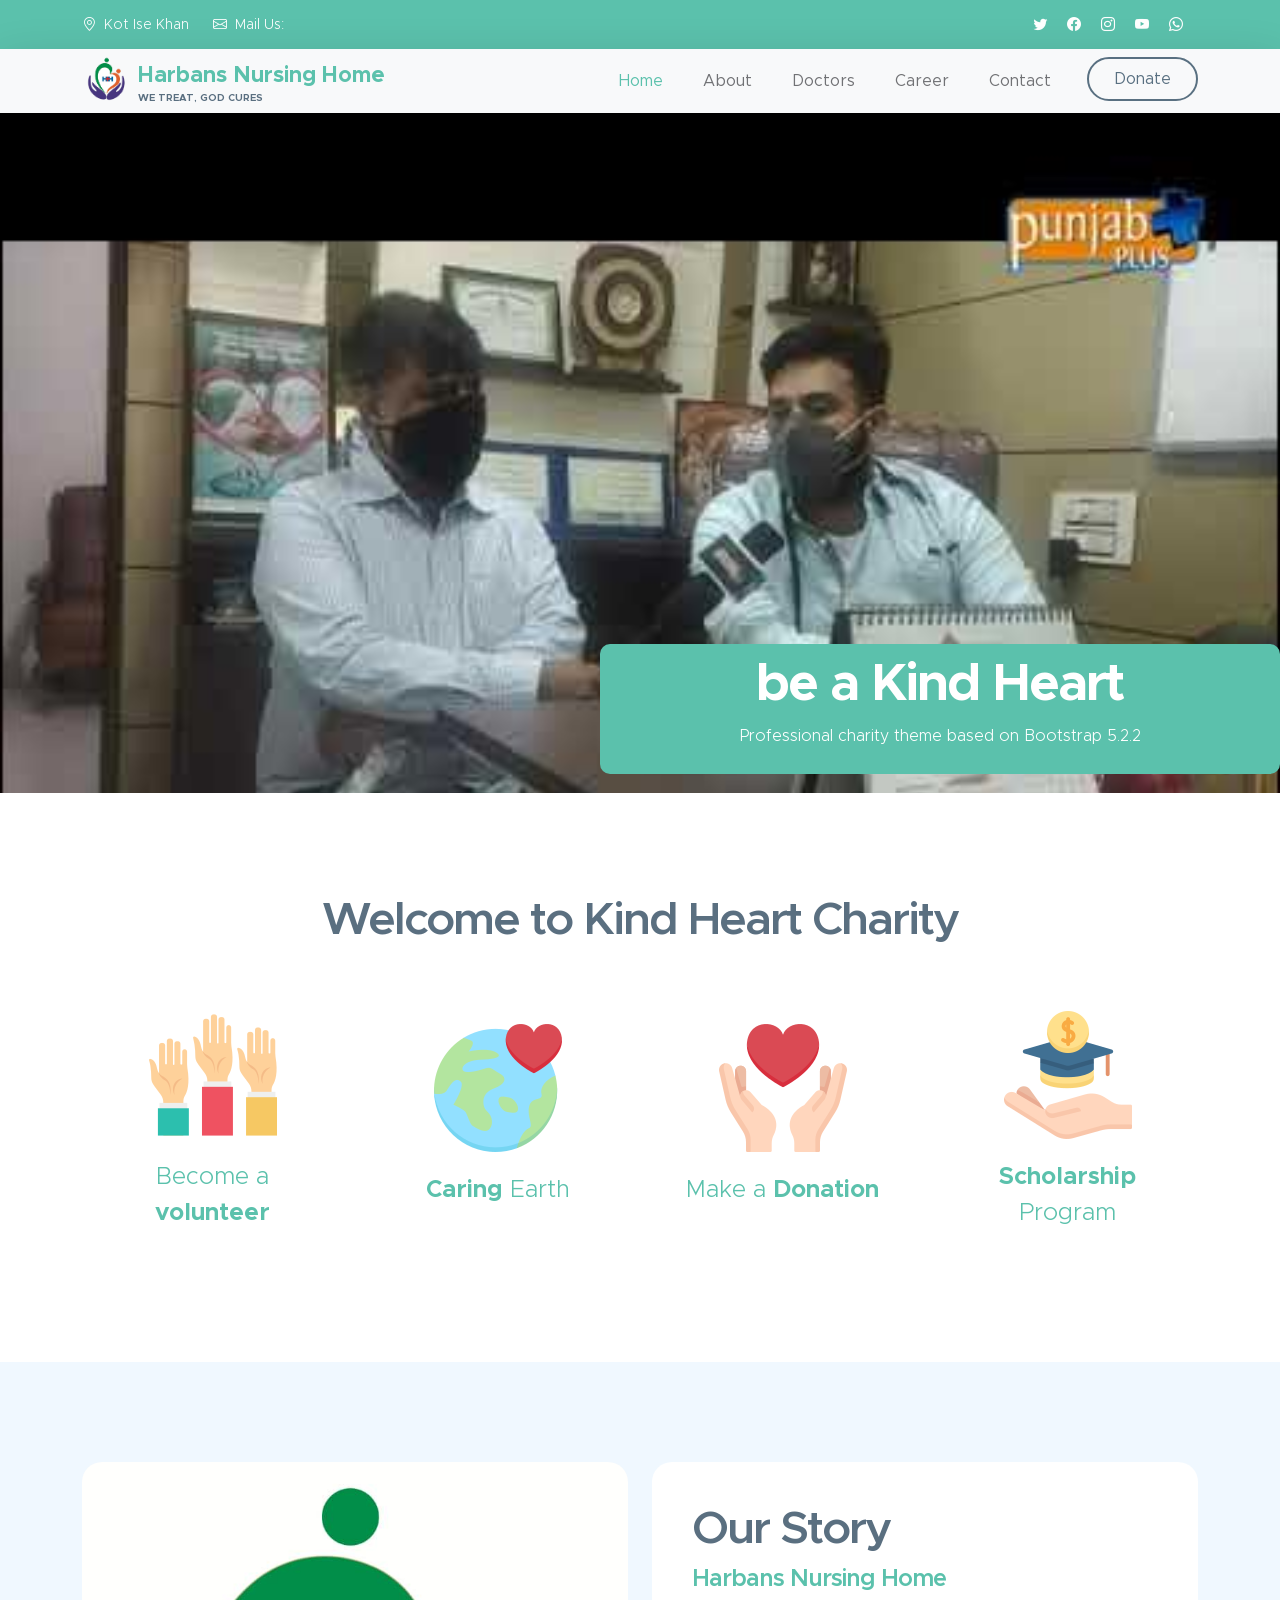
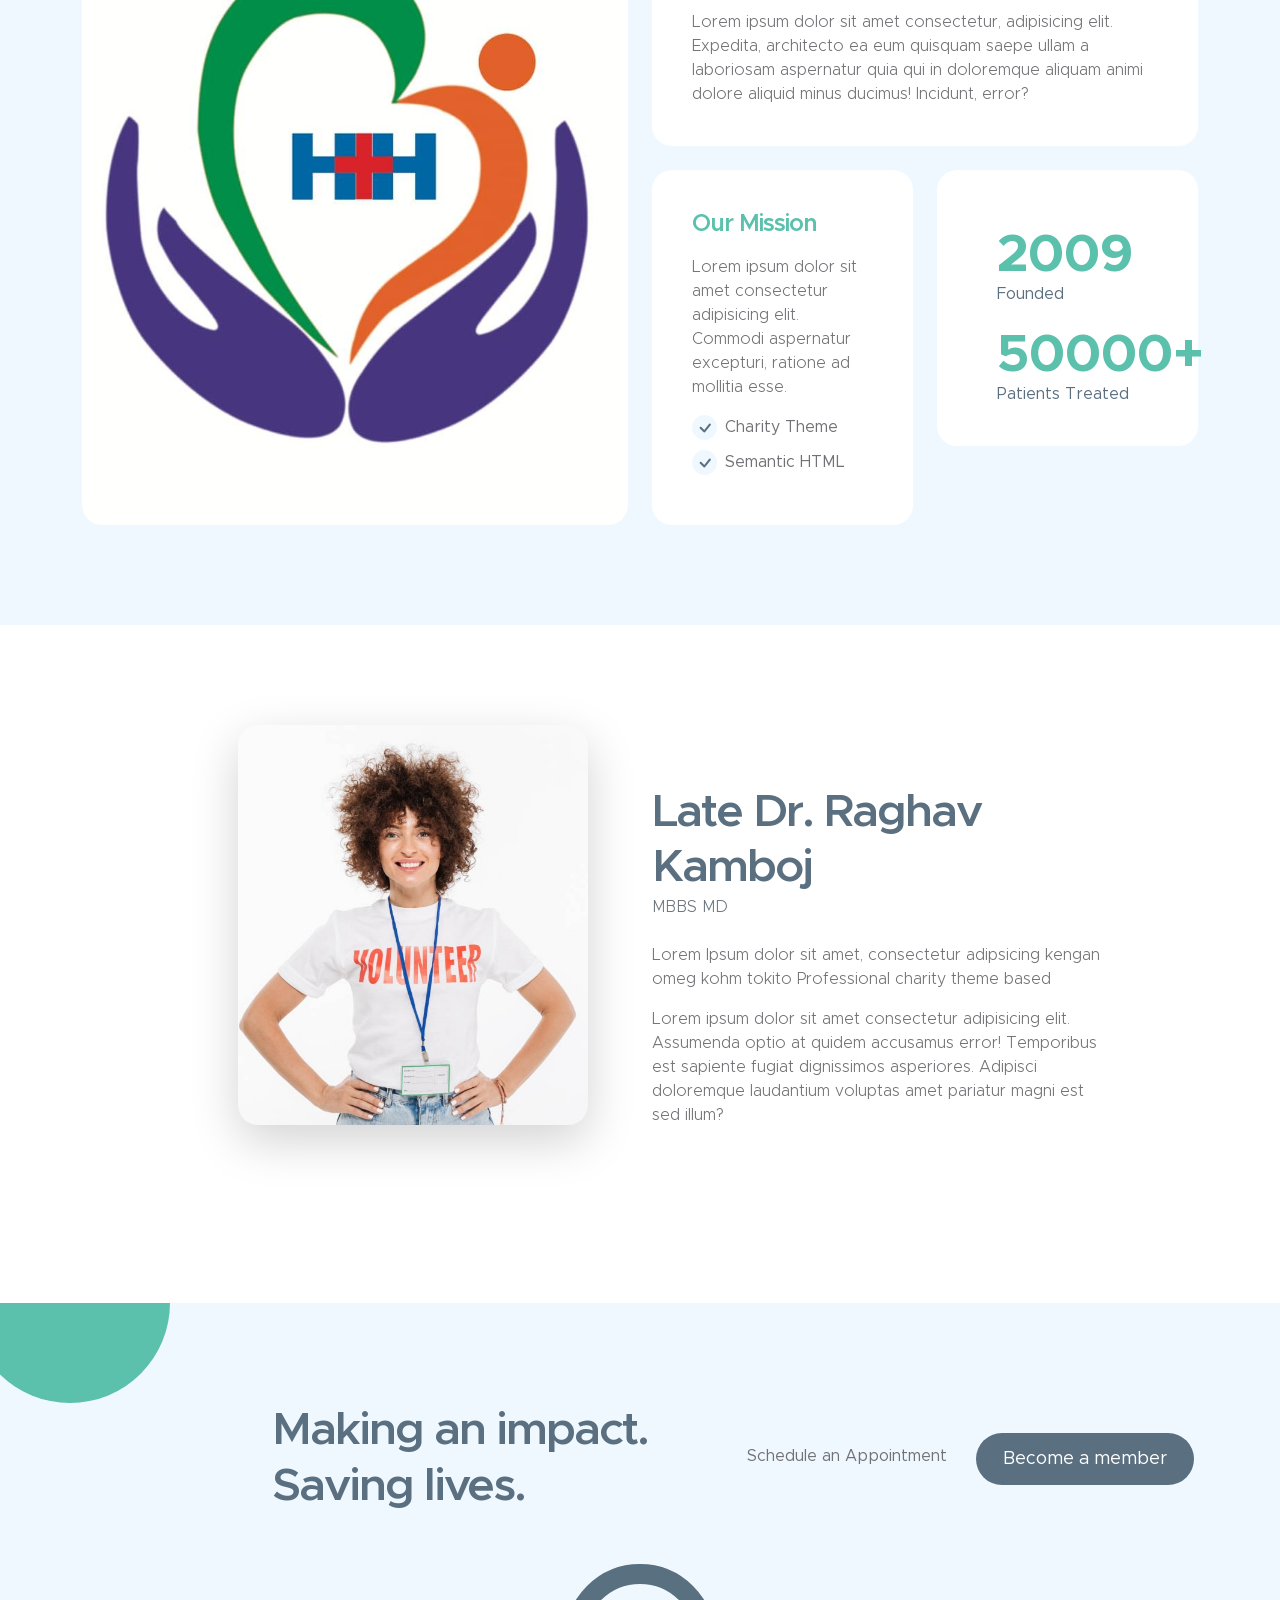
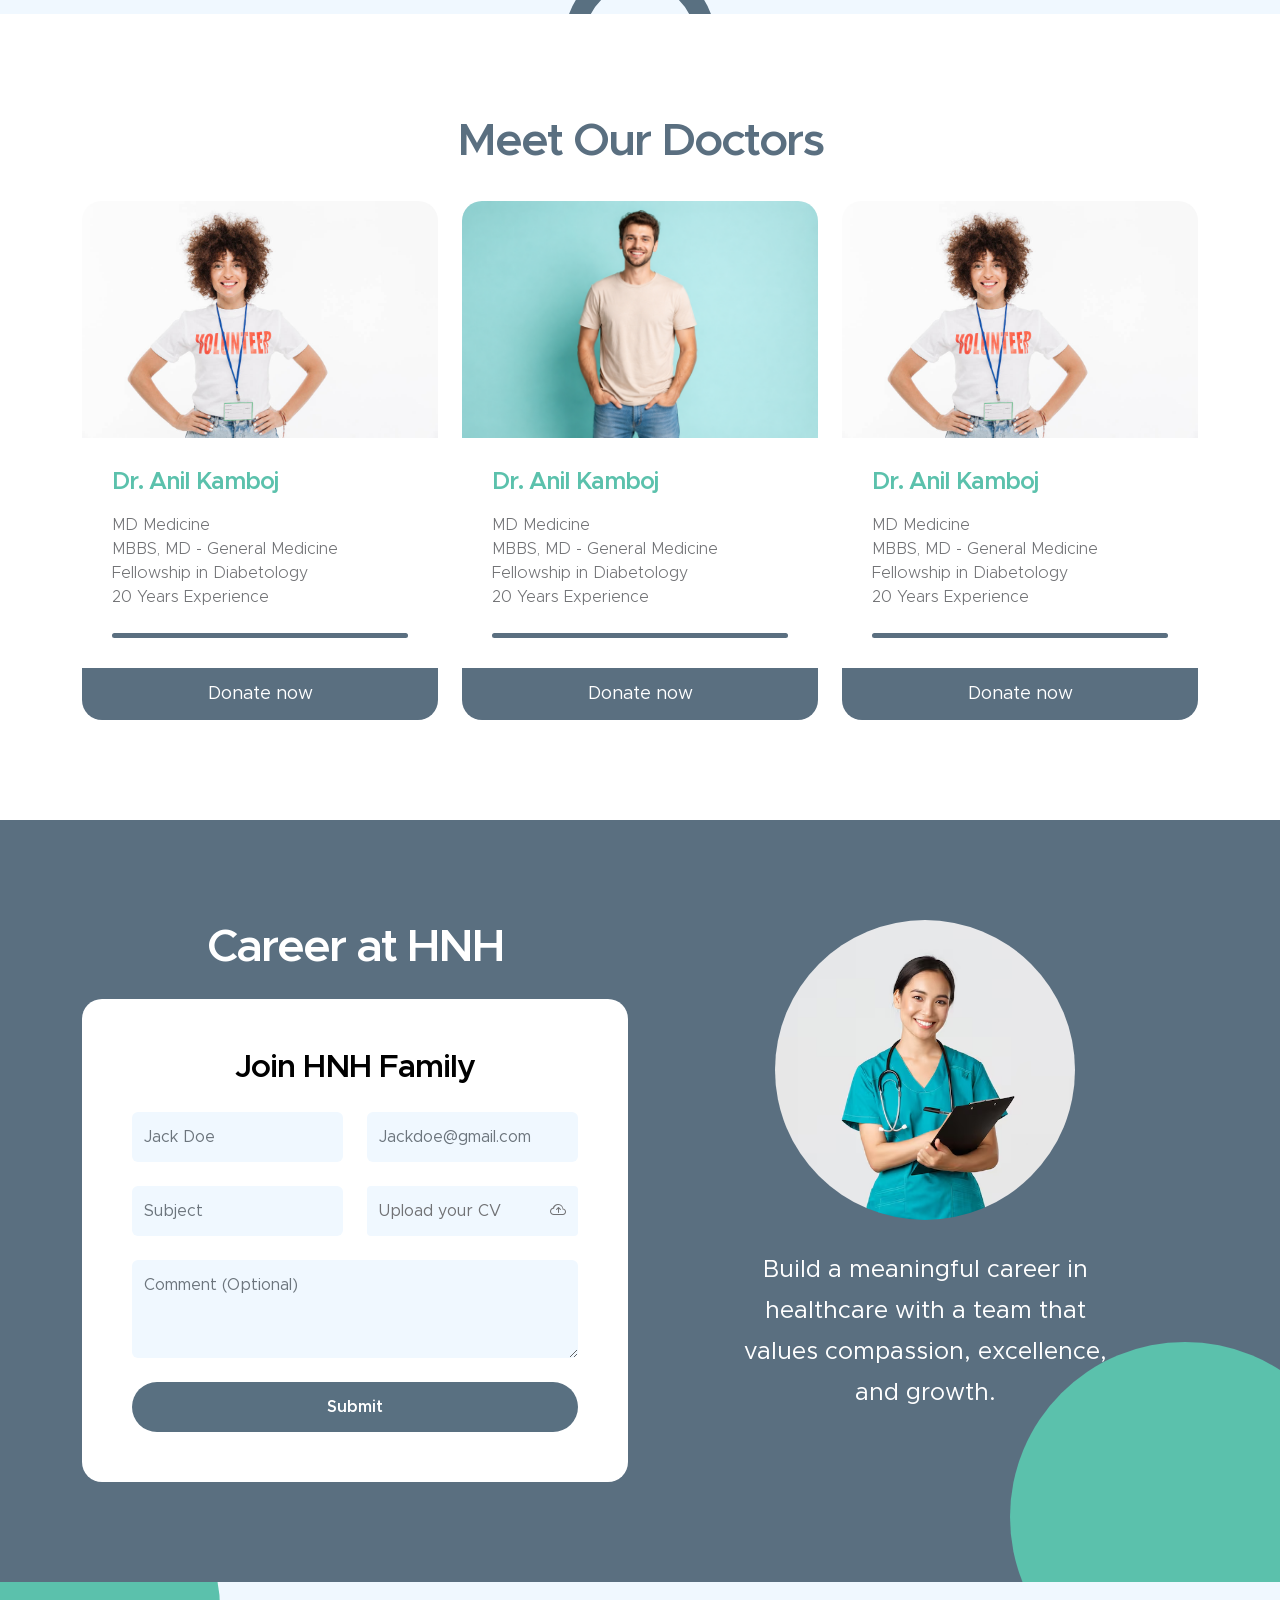
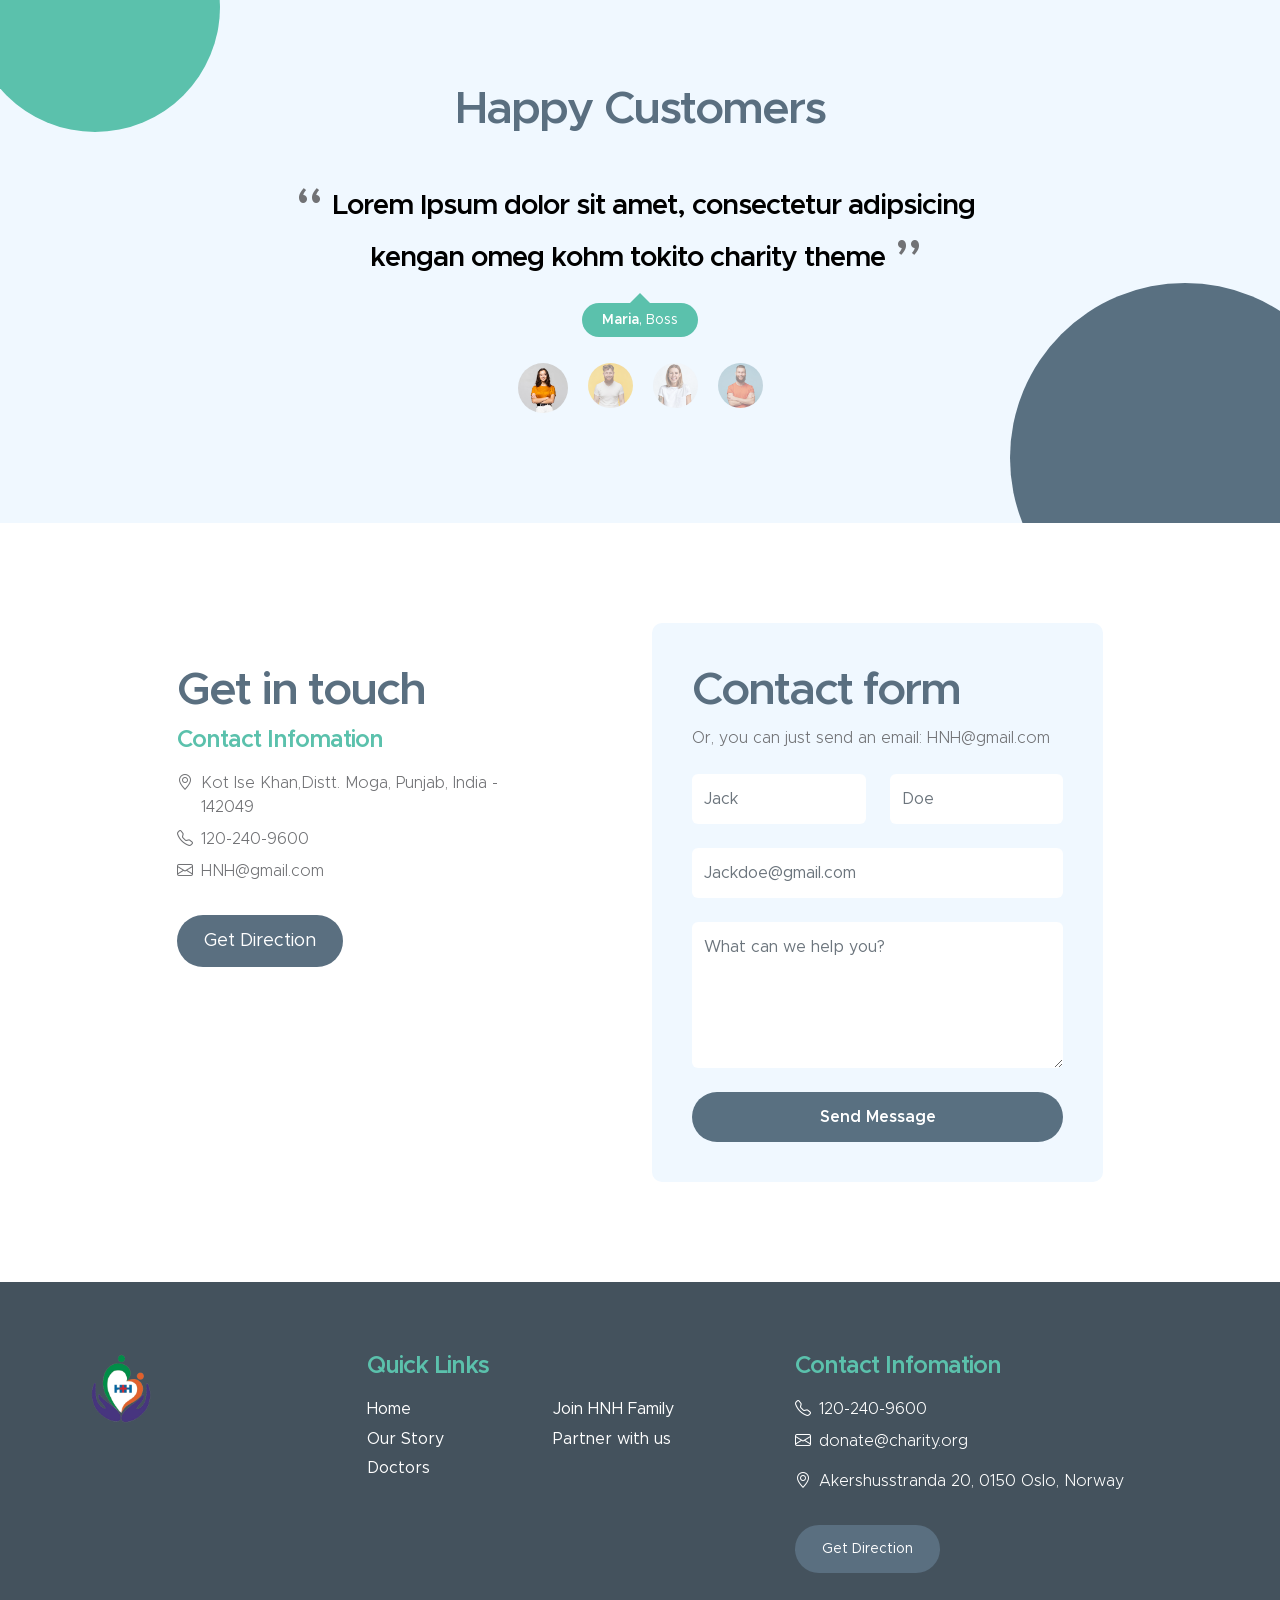
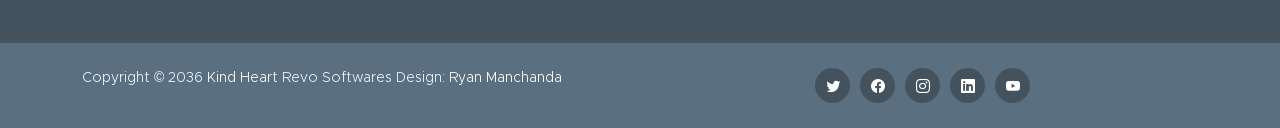
<file: index.html>
<!doctype html>
<html lang="en">

<head>
    <meta charset="utf-8">
    <meta name="viewport" content="width=device-width, initial-scale=1">

    <meta name="description" content="">
    <meta name="author" content="">

    <title>Harbans Nursing Home</title>

    <!-- CSS FILES -->
    <link href="css/bootstrap.min.css" rel="stylesheet">

    <link href="css/bootstrap-icons.css" rel="stylesheet">

    <link href="css/templatemo-kind-heart-charity.css" rel="stylesheet">

</head>

<body id="section_1">

    <header class="site-header">
        <div class="container">
            <div class="row">

                <div class="col-lg-8 col-12 d-flex flex-wrap">
                    <p class="d-flex me-4 mb-0">
                        <i class="bi-geo-alt me-2"></i>
                        Kot Ise Khan
                    </p>

                    <p class="d-flex mb-0">
                        <i class="bi-envelope me-2"></i>

                        <a href="mailto:info@company.com">
                            Mail Us:
                        </a>
                    </p>
                </div>

                <div class="col-lg-3 col-12 ms-auto d-lg-block d-none">
                    <ul class="social-icon">
                        <li class="social-icon-item">
                            <a href="#" class="social-icon-link bi-twitter"></a>
                        </li>

                        <li class="social-icon-item">
                            <a href="#" class="social-icon-link bi-facebook"></a>
                        </li>

                        <li class="social-icon-item">
                            <a href="#" class="social-icon-link bi-instagram"></a>
                        </li>

                        <li class="social-icon-item">
                            <a href="#" class="social-icon-link bi-youtube"></a>
                        </li>

                        <li class="social-icon-item">
                            <a href="#" class="social-icon-link bi-whatsapp"></a>
                        </li>
                    </ul>
                </div>

            </div>
        </div>
    </header>

    <nav class="navbar navbar-expand-lg bg-light shadow-lg">
        <div class="container">
            <a class="navbar-brand" href="index.html">
                <img src="images/logo.png" style="border-radius: 20px; height: 10%;width: 10%;" class="logo img-fluid"
                    alt="Harbans Nursing Home">
                <span>
                    Harbans Nursing Home
                    <small>We Treat, God Cures</small>
                </span>
            </a>

            <button class="navbar-toggler" type="button" data-bs-toggle="collapse" data-bs-target="#navbarNav"
                aria-controls="navbarNav" aria-expanded="false" aria-label="Toggle navigation">
                <span class="navbar-toggler-icon"></span>
            </button>

            <div class="collapse navbar-collapse" id="navbarNav">
                <ul class="navbar-nav ms-auto">
                    <li class="nav-item">
                        <a class="nav-link click-scroll" href="#top">Home</a>
                    </li>

                    <li class="nav-item">
                        <a class="nav-link click-scroll" href="#section_2">About</a>
                    </li>

                    <li class="nav-item">
                        <a class="nav-link click-scroll" href="#section_3">Doctors</a>
                    </li>

                    <li class="nav-item">
                        <a class="nav-link click-scroll" href="#section_4">Career</a>
                    </li>



                    <li class="nav-item">
                        <a class="nav-link click-scroll" href="#section_6">Contact</a>
                    </li>

                    <li class="nav-item ms-3">
                        <a class="nav-link custom-btn custom-border-btn btn" href="donate.html">Donate</a>
                    </li>
                </ul>
            </div>
        </div>
    </nav>

    <main>

        <section class="hero-section hero-section-full-height">
            <div class="container-fluid">
                <div class="row">

                    <div class="col-lg-12 col-12 p-0">
                        <div id="hero-slide" class="carousel carousel-fade slide" data-bs-ride="carousel" data-bs-interval="2000">
                            <div class="carousel-inner">
                                <div class="carousel-item active">
                                    <img src="images/slide/img1.jpg" class="carousel-image img-fluid" alt="...">

                                    <div class="carousel-caption d-flex flex-column justify-content-end">
                                        <div class="givebg">
                                            <h1>be a Kind Heart</h1>

                                            <p>Professional charity theme based on Bootstrap 5.2.2</p>
                                        </div>
                                    </div>
                                </div>

                                <div class="carousel-item">
                                    <img src="images/slide/img2.jpg" class="carousel-image img-fluid" alt="...">

                                    <div class="carousel-caption d-flex flex-column justify-content-end">
                                        <div class="givebg">
                                            <h1>be a Kind Heart</h1>

                                            <p>Professional charity theme based on Bootstrap 5.2.2</p>
                                        </div>
                                    </div>
                                </div>

                                <div class="carousel-item">
                                    <img src="images/slide/img3.jpeg" class="carousel-image img-fluid" alt="...">

                                    <div class="carousel-caption d-flex flex-column justify-content-end">
                                        <div class="givebg">
                                            <h1>be a Kind Heart</h1>

                                            <p>Professional charity theme based on Bootstrap 5.2.2</p>
                                        </div>
                                    </div>
                                </div>
                            </div>

                            <button class="carousel-control-prev" type="button" data-bs-target="#hero-slide"
                                data-bs-slide="prev">
                                <span class="carousel-control-prev-icon" aria-hidden="true"></span>
                                <span class="visually-hidden">Previous</span>
                            </button>

                            <button class="carousel-control-next" type="button" data-bs-target="#hero-slide"
                                data-bs-slide="next">
                                <span class="carousel-control-next-icon" aria-hidden="true"></span>
                                <span class="visually-hidden">Next</span>
                            </button>
                        </div>
                    </div>

                </div>
            </div>
        </section>


        <section class="section-padding">
            <div class="container">
                <div class="row">

                    <div class="col-lg-10 col-12 text-center mx-auto">
                        <h2 class="mb-5">Welcome to Kind Heart Charity</h2>
                    </div>

                    <div class="col-lg-3 col-md-6 col-12 mb-4 mb-lg-0">
                        <div class="featured-block d-flex justify-content-center align-items-center">
                            <a href="donate.html" class="d-block">
                                <img src="images/icons/hands.png" class="featured-block-image img-fluid" alt="">

                                <p class="featured-block-text">Become a <strong>volunteer</strong></p>
                            </a>
                        </div>
                    </div>

                    <div class="col-lg-3 col-md-6 col-12 mb-4 mb-lg-0 mb-md-4">
                        <div class="featured-block d-flex justify-content-center align-items-center">
                            <a href="donate.html" class="d-block">
                                <img src="images/icons/heart.png" class="featured-block-image img-fluid" alt="">

                                <p class="featured-block-text"><strong>Caring</strong> Earth</p>
                            </a>
                        </div>
                    </div>

                    <div class="col-lg-3 col-md-6 col-12 mb-4 mb-lg-0 mb-md-4">
                        <div class="featured-block d-flex justify-content-center align-items-center">
                            <a href="donate.html" class="d-block">
                                <img src="images/icons/receive.png" class="featured-block-image img-fluid" alt="">

                                <p class="featured-block-text">Make a <strong>Donation</strong></p>
                            </a>
                        </div>
                    </div>

                    <div class="col-lg-3 col-md-6 col-12 mb-4 mb-lg-0">
                        <div class="featured-block d-flex justify-content-center align-items-center">
                            <a href="donate.html" class="d-block">
                                <img src="images/icons/scholarship.png" class="featured-block-image img-fluid" alt="">

                                <p class="featured-block-text"><strong>Scholarship</strong> Program</p>
                            </a>
                        </div>
                    </div>

                </div>
            </div>
        </section>

        <section class="section-padding section-bg" id="section_2">
            <div class="container">
                <div class="row">

                    <div class="col-lg-6 col-12 mb-5 mb-lg-0">
                        <img src="images/logo.jpg" class="custom-text-box-image img-fluid" alt="">
                    </div>

                    <div class="col-lg-6 col-12">
                        <div class="custom-text-box">
                            <h2 class="mb-2">Our Story</h2>

                            <h5 class="mb-3">Harbans Nursing Home</h5>

                            <p class="mb-0">Lorem ipsum dolor sit amet consectetur, adipisicing elit. Expedita,
                                architecto ea eum quisquam saepe ullam a laboriosam aspernatur quia qui in doloremque
                                aliquam animi dolore aliquid minus ducimus! Incidunt, error?</p>
                        </div>

                        <div class="row">
                            <div class="col-lg-6 col-md-6 col-12">
                                <div class="custom-text-box mb-lg-0">
                                    <h5 class="mb-3">Our Mission</h5>

                                    <p>Lorem ipsum dolor sit amet consectetur adipisicing elit. Commodi aspernatur
                                        excepturi, ratione ad mollitia esse.</p>

                                    <ul class="custom-list mt-2">
                                        <li class="custom-list-item d-flex">
                                            <i class="bi-check custom-text-box-icon me-2"></i>
                                            Charity Theme
                                        </li>

                                        <li class="custom-list-item d-flex">
                                            <i class="bi-check custom-text-box-icon me-2"></i>
                                            Semantic HTML
                                        </li>
                                    </ul>
                                </div>
                            </div>

                            <div class="col-lg-6 col-md-6 col-12">
                                <div class="custom-text-box d-flex flex-wrap d-lg-block mb-lg-0">
                                    <div class="counter-thumb">
                                        <div class="d-flex">
                                            <span class="counter-number" data-from="1" data-to="2009"
                                                data-speed="1000"></span>
                                            <span class="counter-number-text"></span>
                                        </div>

                                        <span class="counter-text">Founded</span>
                                    </div>

                                    <div class="counter-thumb mt-4">
                                        <div class="d-flex">
                                            <span class="counter-number" data-from="1" data-to="50000"
                                                data-speed="1000"></span>
                                            <span class="counter-number-text">+</span>
                                        </div>

                                        <span class="counter-text">Patients Treated</span>
                                    </div>
                                </div>
                            </div>
                        </div>
                    </div>

                </div>
            </div>
        </section>
        <section class="about-section section-padding">
            <div class="container">
                <div class="row">

                    <div class="col-lg-6 col-md-5 col-12">
                        <img src="images/smiling-casual-woman-dressed-volunteer-t-shirt-with-badge.jpg"
                            class="about-image ms-lg-auto bg-light shadow-lg img-fluid" alt=""
                            style="margin-right: 40px;">
                    </div>

                    <div class="col-lg-5 col-md-7 col-12">
                        <div class="custom-text-block">
                            <h2 class="mb-0">Late Dr. Raghav Kamboj</h2>

                            <p class="text-muted mb-lg-4 mb-md-4">MBBS MD</p>

                            <p>Lorem Ipsum dolor sit amet, consectetur adipsicing kengan omeg kohm tokito Professional
                                charity theme based</p>

                            <p>Lorem ipsum dolor sit amet consectetur adipisicing elit. Assumenda optio at quidem
                                accusamus error! Temporibus est sapiente fugiat dignissimos asperiores. Adipisci
                                doloremque laudantium voluptas amet pariatur magni est sed illum?</p>

                        </div>
                    </div>

                </div>
            </div>
        </section>


        <section class="cta-section section-padding section-bg">
            <div class="container">
                <div class="row justify-content-center align-items-center">

                    <div class="col-lg-5 col-12 ms-auto">
                        <h2 class="mb-0">Making an impact. <br> Saving lives.</h2>
                    </div>

                    <div class="col-lg-5 col-12">
                        <a href="#" class="me-4">Schedule an Appointment</a>

                        <a href="#section_4" class="custom-btn btn smoothscroll">Become a member</a>
                    </div>

                </div>
            </div>
        </section>
        <section class="section-padding" id="section_3">
            <div class="container">
                <div class="row">

                    <div class="col-lg-12 col-12 text-center mb-4">
                        <h2>Meet Our Doctors</h2>
                    </div>

                    <div class="col-lg-4 col-md-6 col-12 mb-4 mb-lg-0">
                        
                        <div class="custom-block-wrap">
                            <img src="images/Doctors/doctor.jpg" class="custom-block-image img-fluid" alt="">

                            <div class="custom-block">
                                <div class="custom-block-body">
                                    <h5 class="mb-3">Dr. Anil Kamboj</h5>

                                    <p>MD Medicine<br>
                                        MBBS, MD - General Medicine<br>
                                        Fellowship in Diabetology<br>
                                        20 Years Experience</p>
                                    </p>
                                    <div class="progress mt-4">
                                        <div class="progress-bar w-100" role="progressbar" aria-valuenow="100"
                                            aria-valuemin="0" aria-valuemax="100"></div>
                                    </div>
                                </div>

                                <a href="#" class="custom-btn btn">Donate now</a>
                            </div>
                        </div>

                    </div>
                    <div class="col-lg-4 col-md-6 col-12 mb-4 mb-lg-0">
                        <div class="custom-block-wrap">
                            <img src="images/Doctors/sm.png" class="custom-block-image img-fluid" alt="">

                            <div class="custom-block">
                                <div class="custom-block-body">
                                    <h5 class="mb-3">Dr. Anil Kamboj</h5>

                                    <p>MD Medicine<br>
                                        MBBS, MD - General Medicine<br>
                                        Fellowship in Diabetology<br>
                                        20 Years Experience</p>
                                    </p>
                                    <div class="progress mt-4">
                                        <div class="progress-bar w-100" role="progressbar" aria-valuenow="100"
                                            aria-valuemin="0" aria-valuemax="100"></div>
                                    </div>

                                   
                                </div>

                                <a href="#" class="custom-btn btn">Donate now</a>
                            </div>
                        </div>
                    </div>
                    <div class="col-lg-4 col-md-6 col-12 mb-4 mb-lg-0">
                        <div class="custom-block-wrap">
                            <img src="images/Doctors/doctor.jpg" class="custom-block-image img-fluid" alt="">

                            <div class="custom-block">
                                <div class="custom-block-body">
                                    <h5 class="mb-3">Dr. Anil Kamboj</h5>

                                    <p>MD Medicine<br>
                                        MBBS, MD - General Medicine<br>
                                        Fellowship in Diabetology<br>
                                        20 Years Experience</p>
                                    </p>
                                    <div class="progress mt-4">
                                        <div class="progress-bar w-100" role="progressbar" aria-valuenow="100"
                                            aria-valuemin="0" aria-valuemax="100"></div>
                                    </div>

                                </div>

                                <a href="#" class="custom-btn btn">Donate now</a>
                            </div>
                        </div>
                    </div>


                </div>
            </div>
        </section>

        <!-- <section class="cta-section section-padding section-bg">
            <div class="container">
                <div class="row justify-content-center align-items-center">

                    <div class="col-lg-5 col-12 ms-auto">
                        <h2 class="mb-0">Make an impact. <br> Save lives.</h2>
                    </div>

                    <div class="col-lg-5 col-12">
                        <a href="#" class="me-4">Make a donation</a>

                        <a href="#section_4" class="custom-btn btn smoothscroll">Become a volunteer</a>
                    </div>

                </div>
            </div>
        </section> -->

        <!-- 
        <section class="section-padding" id="section_3">
            <h2>Watch Our Video</h2>

            <div class="video-wrapper">
                <iframe width="560" height="315" src="https://www.youtube.com/embed/omWy1J_-Mhc?si=6T49tOf5lX4xivzm"
                    title="YouTube video player" frameborder="0"
                    allow="accelerometer; autoplay; clipboard-write; encrypted-media; gyroscope; picture-in-picture; web-share"
                    referrerpolicy="strict-origin-when-cross-origin" allowfullscreen></iframe>
            </div>
        </section> -->

        <section class="volunteer-section section-padding" id="section_4">
            <div class="container">
                <div class="row">

                    <div class="col-lg-6 col-12">
                        <h2 class="text-white mb-4" style="text-align: center;">Career at HNH</h2>

                        <form class="custom-form volunteer-form mb-5 mb-lg-0" action="#" method="post" role="form">
                            <center>
                                <h3 class="mb-4">Join HNH Family</h3>
                            </center>

                            <div class="row">
                                <div class="col-lg-6 col-12">
                                    <input type="text" name="volunteer-name" id="volunteer-name" class="form-control"
                                        placeholder="Jack Doe" required>
                                </div>

                                <div class="col-lg-6 col-12">
                                    <input type="email" name="volunteer-email" id="volunteer-email"
                                        pattern="[^ @]*@[^ @]*" class="form-control" placeholder="Jackdoe@gmail.com"
                                        required>
                                </div>

                                <div class="col-lg-6 col-12">
                                    <input type="text" name="volunteer-subject" id="volunteer-subject"
                                        class="form-control" placeholder="Subject" required>
                                </div>

                                <div class="col-lg-6 col-12">
                                    <div class="input-group input-group-file">
                                        <input type="file" class="form-control" id="inputGroupFile02">

                                        <label class="input-group-text" for="inputGroupFile02">Upload your CV</label>

                                        <i class="bi-cloud-arrow-up ms-auto"></i>
                                    </div>
                                </div>
                            </div>

                            <textarea name="volunteer-message" rows="3" class="form-control" id="volunteer-message"
                                placeholder="Comment (Optional)"></textarea>

                            <button type="submit" class="form-control">Submit</button>
                        </form>
                    </div>

                    <div class="col-lg-6 col-12">
                        <img src="images/nurse.avif" class="volunteer-image img-fluid" alt="">

                        <div class="custom-block-body text-center">

                            <p class="text-white" style="font-size: 24px; font-weight: 500;">Build a meaningful career
                                in healthcare with a team that values
                                compassion, excellence, and growth.</p>
                        </div>
                    </div>

                </div>
            </div>
        </section>

        <!-- <section class="news-section section-padding" id="section_5">
            <div class="container">
                <div class="row">

                    <div class="col-lg-12 col-12 mb-5">
                        <h2>Latest News</h2>
                    </div>

                    <div class="col-lg-7 col-12">
                        <div class="news-block">
                            <div class="news-block-top">
                                <a href="news-detail.html">
                                    <img src="images/news/medium-shot-volunteers-with-clothing-donations.jpg"
                                        class="news-image img-fluid" alt="">
                                </a>

                                <div class="news-category-block">
                                    <a href="#" class="category-block-link">
                                        Lifestyle,
                                    </a>

                                    <a href="#" class="category-block-link">
                                        Clothing Donation
                                    </a>
                                </div>
                            </div>

                            <div class="news-block-info">
                                <div class="d-flex mt-2">
                                    <div class="news-block-date">
                                        <p>
                                            <i class="bi-calendar4 custom-icon me-1"></i>
                                            October 12, 2036
                                        </p>
                                    </div>

                                    <div class="news-block-author mx-5">
                                        <p>
                                            <i class="bi-person custom-icon me-1"></i>
                                            By Admin
                                        </p>
                                    </div>

                                    <div class="news-block-comment">
                                        <p>
                                            <i class="bi-chat-left custom-icon me-1"></i>
                                            32 Comments
                                        </p>
                                    </div>
                                </div>

                                <div class="news-block-title mb-2">
                                    <h4><a href="news-detail.html" class="news-block-title-link">Clothing donation to
                                            urban area</a></h4>
                                </div>

                                <div class="news-block-body">
                                    <p>Lorem Ipsum dolor sit amet, consectetur adipsicing kengan omeg kohm tokito
                                        Professional charity theme based on Bootstrap</p>
                                </div>
                            </div>
                        </div>

                        <div class="news-block mt-3">
                            <div class="news-block-top">
                                <a href="news-detail.html">
                                    <img src="images/news/medium-shot-people-collecting-foodstuff.jpg"
                                        class="news-image img-fluid" alt="">
                                </a>

                                <div class="news-category-block">
                                    <a href="#" class="category-block-link">
                                        Food,
                                    </a>

                                    <a href="#" class="category-block-link">
                                        Donation,
                                    </a>

                                    <a href="#" class="category-block-link">
                                        Caring
                                    </a>
                                </div>
                            </div>

                            <div class="news-block-info">
                                <div class="d-flex mt-2">
                                    <div class="news-block-date">
                                        <p>
                                            <i class="bi-calendar4 custom-icon me-1"></i>
                                            October 20, 2036
                                        </p>
                                    </div>

                                    <div class="news-block-author mx-5">
                                        <p>
                                            <i class="bi-person custom-icon me-1"></i>
                                            By Admin
                                        </p>
                                    </div>

                                    <div class="news-block-comment">
                                        <p>
                                            <i class="bi-chat-left custom-icon me-1"></i>
                                            35 Comments
                                        </p>
                                    </div>
                                </div>

                                <div class="news-block-title mb-2">
                                    <h4><a href="news-detail.html" class="news-block-title-link">Food donation area</a>
                                    </h4>
                                </div>

                                <div class="news-block-body">
                                    <p>Sed leo nisl, posuere at molestie ac, suscipit auctor mauris. Etiam quis metus
                                        elementum, tempor risus vel, condimentum orci</p>
                                </div>
                            </div>
                        </div>
                    </div>

                    <div class="col-lg-4 col-12 mx-auto">
                        <form class="custom-form search-form" action="#" method="get" role="form">
                            <input name="search" type="search" class="form-control" id="search" placeholder="Search"
                                aria-label="Search">

                            <button type="submit" class="form-control">
                                <i class="bi-search"></i>
                            </button>
                        </form>

                        <h5 class="mt-5 mb-3">Recent news</h5>

                        <div class="news-block news-block-two-col d-flex mt-4">
                            <div class="news-block-two-col-image-wrap">
                                <a href="news-detail.html">
                                    <img src="images/news/africa-humanitarian-aid-doctor.jpg"
                                        class="news-image img-fluid" alt="">
                                </a>
                            </div>

                            <div class="news-block-two-col-info">
                                <div class="news-block-title mb-2">
                                    <h6><a href="news-detail.html" class="news-block-title-link">Food donation area</a>
                                    </h6>
                                </div>

                                <div class="news-block-date">
                                    <p>
                                        <i class="bi-calendar4 custom-icon me-1"></i>
                                        October 16, 2036
                                    </p>
                                </div>
                            </div>
                        </div>

                        <div class="news-block news-block-two-col d-flex mt-4">
                            <div class="news-block-two-col-image-wrap">
                                <a href="news-detail.html">
                                    <img src="images/news/close-up-happy-people-working-together.jpg"
                                        class="news-image img-fluid" alt="">
                                </a>
                            </div>

                            <div class="news-block-two-col-info">
                                <div class="news-block-title mb-2">
                                    <h6><a href="news-detail.html" class="news-block-title-link">Volunteering Clean</a>
                                    </h6>
                                </div>

                                <div class="news-block-date">
                                    <p>
                                        <i class="bi-calendar4 custom-icon me-1"></i>
                                        October 24, 2036
                                    </p>
                                </div>
                            </div>
                        </div>

                        <div class="category-block d-flex flex-column">
                            <h5 class="mb-3">Categories</h5>

                            <a href="#" class="category-block-link">
                                Drinking water
                                <span class="badge">20</span>
                            </a>

                            <a href="#" class="category-block-link">
                                Food Donation
                                <span class="badge">30</span>
                            </a>

                            <a href="#" class="category-block-link">
                                Children Education
                                <span class="badge">10</span>
                            </a>

                            <a href="#" class="category-block-link">
                                Poverty Development
                                <span class="badge">15</span>
                            </a>

                            <a href="#" class="category-block-link">
                                Clothing Donation
                                <span class="badge">20</span>
                            </a>
                        </div>

                        <div class="tags-block">
                            <h5 class="mb-3">Tags</h5>

                            <a href="#" class="tags-block-link">
                                Donation
                            </a>

                            <a href="#" class="tags-block-link">
                                Clothing
                            </a>

                            <a href="#" class="tags-block-link">
                                Food
                            </a>

                            <a href="#" class="tags-block-link">
                                Children
                            </a>

                            <a href="#" class="tags-block-link">
                                Education
                            </a>

                            <a href="#" class="tags-block-link">
                                Poverty
                            </a>

                            <a href="#" class="tags-block-link">
                                Clean Water
                            </a>
                        </div>

                        <form class="custom-form subscribe-form" action="#" method="get" role="form">
                            <h5 class="mb-4">Newsletter Form</h5>

                            <input type="email" name="subscribe-email" id="subscribe-email" pattern="[^ @]*@[^ @]*"
                                class="form-control" placeholder="Email Address" required>

                            <div class="col-lg-12 col-12">
                                <button type="submit" class="form-control">Subscribe</button>
                            </div>
                        </form>
                    </div>

                </div>
            </div>
        </section> -->


        <section class="testimonial-section section-padding section-bg">
            <div class="container">
                <div class="row">

                    <div class="col-lg-8 col-12 mx-auto">
                        <h2 class="mb-lg-3">Happy Customers</h2>

                        <div id="testimonial-carousel" class="carousel carousel-fade slide" data-bs-ride="carousel">

                            <div class="carousel-inner">
                                <div class="carousel-item active">
                                    <div class="carousel-caption">
                                        <h4 class="carousel-title">Lorem Ipsum dolor sit amet, consectetur adipsicing
                                            kengan omeg kohm tokito charity theme</h4>

                                        <small class="carousel-name"><span class="carousel-name-title">Maria</span>,
                                            Boss</small>
                                    </div>
                                </div>

                                <div class="carousel-item">
                                    <div class="carousel-caption">
                                        <h4 class="carousel-title">Sed leo nisl, posuere at molestie ac, suscipit auctor
                                            mauris quis metus tempor orci</h4>

                                        <small class="carousel-name"><span class="carousel-name-title">Thomas</span>,
                                            Partner</small>
                                    </div>
                                </div>

                                <div class="carousel-item">
                                    <div class="carousel-caption">
                                        <h4 class="carousel-title">Lorem Ipsum dolor sit amet, consectetur adipsicing
                                            kengan omeg kohm tokito charity theme</h4>

                                        <small class="carousel-name"><span class="carousel-name-title">Jane</span>,
                                            Advisor</small>
                                    </div>
                                </div>

                                <div class="carousel-item">
                                    <div class="carousel-caption">
                                        <h4 class="carousel-title">Sed leo nisl, posuere at molestie ac, suscipit auctor
                                            mauris quis metus tempor orci</h4>

                                        <small class="carousel-name"><span class="carousel-name-title">Bob</span>,
                                            Entreprenuer</small>
                                    </div>
                                </div>

                                <ol class="carousel-indicators">
                                    <li data-bs-target="#testimonial-carousel" data-bs-slide-to="0" class="active">
                                        <img src="images/avatar/portrait-beautiful-young-woman-standing-grey-wall.jpg"
                                            class="img-fluid rounded-circle avatar-image" alt="avatar">
                                    </li>

                                    <li data-bs-target="#testimonial-carousel" data-bs-slide-to="1" class="">
                                        <img src="images/avatar/portrait-young-redhead-bearded-male.jpg"
                                            class="img-fluid rounded-circle avatar-image" alt="avatar">
                                    </li>

                                    <li data-bs-target="#testimonial-carousel" data-bs-slide-to="2" class="">
                                        <img src="images/avatar/pretty-blonde-woman-wearing-white-t-shirt.jpg"
                                            class="img-fluid rounded-circle avatar-image" alt="avatar">
                                    </li>

                                    <li data-bs-target="#testimonial-carousel" data-bs-slide-to="3" class="">
                                        <img src="images/avatar/studio-portrait-emotional-happy-funny.jpg"
                                            class="img-fluid rounded-circle avatar-image" alt="avatar">
                                    </li>
                                </ol>

                            </div>
                        </div>
                    </div>

                </div>
            </div>
        </section>


        <section class="contact-section section-padding" id="section_6">
            <div class="container">
                <div class="row">

                    <div class="col-lg-4 col-12 ms-auto mb-5 mb-lg-0">
                        <div class="contact-info-wrap">
                            <h2>Get in touch</h2>

                            <div class="contact-info">
                                <h5 class="mb-3">Contact Infomation</h5>

                                <p class="d-flex mb-2">
                                    <i class="bi-geo-alt me-2"></i>
                                    Kot Ise Khan,Distt. Moga, Punjab, India - 142049
                                </p>

                                <p class="d-flex mb-2">
                                    <i class="bi-telephone me-2"></i>

                                    <a href="tel: 120-240-9600">
                                        120-240-9600
                                    </a>
                                </p>

                                <p class="d-flex">
                                    <i class="bi-envelope me-2"></i>

                                    <a href="mailto:info@yourgmail.com">
                                        HNH@gmail.com
                                    </a>
                                </p>

                                <a href="#" class="custom-btn btn mt-3">Get Direction</a>
                            </div>
                        </div>
                    </div>

                    <div class="col-lg-5 col-12 mx-auto">
                        <form class="custom-form contact-form" action="#" method="post" role="form">
                            <h2>Contact form</h2>

                            <p class="mb-4">Or, you can just send an email:
                                <a href="#">HNH@gmail.com</a>
                            </p>
                            <div class="row">
                                <div class="col-lg-6 col-md-6 col-12">
                                    <input type="text" name="first-name" id="first-name" class="form-control"
                                        placeholder="Jack" required>
                                </div>

                                <div class="col-lg-6 col-md-6 col-12">
                                    <input type="text" name="last-name" id="last-name" class="form-control"
                                        placeholder="Doe" required>
                                </div>
                            </div>

                            <input type="email" name="email" id="email" pattern="[^ @]*@[^ @]*" class="form-control"
                                placeholder="Jackdoe@gmail.com" required>

                            <textarea name="message" rows="5" class="form-control" id="message"
                                placeholder="What can we help you?"></textarea>

                            <button type="submit" class="form-control">Send Message</button>
                        </form>
                    </div>

                </div>
            </div>
        </section>
    </main>

    <footer class="site-footer">
        <div class="container">
            <div class="row">
                <div class="col-lg-3 col-12 mb-4">
                    <img src="images/logo.png" class="logo img-fluid" alt="">
                </div>

                <div class="col-lg-4 col-md-6 col-12 mb-4">
                    <h5 class="site-footer-title mb-3">Quick Links</h5>

                    <ul class="footer-menu">
                        
                        <li class="footer-menu-item"><a href="#" class="footer-menu-link">Home</a></li>

                        <li class="footer-menu-item"><a href="#section_2" class="footer-menu-link">Our Story</a></li>

                        <li class="footer-menu-item"><a href="#section_3" class="footer-menu-link">Doctors</a></li>

                        <li class="footer-menu-item"><a href="#section_4" class="footer-menu-link">Join HNH Family</a></li>

                        <li class="footer-menu-item"><a href="#" class="footer-menu-link">Partner with us</a></li>
                    </ul>
                </div>

                <div class="col-lg-4 col-md-6 col-12 mx-auto">
                    <h5 class="site-footer-title mb-3">Contact Infomation</h5>

                    <p class="text-white d-flex mb-2">
                        <i class="bi-telephone me-2"></i>

                        <a href="tel: 120-240-9600" class="site-footer-link">
                            120-240-9600
                        </a>
                    </p>

                    <p class="text-white d-flex">
                        <i class="bi-envelope me-2"></i>

                        <a href="mailto:info@yourgmail.com" class="site-footer-link">
                            donate@charity.org
                        </a>
                    </p>

                    <p class="text-white d-flex mt-3">
                        <i class="bi-geo-alt me-2"></i>
                        Akershusstranda 20, 0150 Oslo, Norway
                    </p>

                    <a href="#" class="custom-btn btn mt-3">Get Direction</a>
                </div>
            </div>
        </div>

        <div class="site-footer-bottom">
            <div class="container">
                <div class="row">

                    <div class="col-lg-6 col-md-7 col-12">
                        <p class="copyright-text mb-0">Copyright © 2036 <a href="#">Kind Heart</a> Revo Softwares
                            Design: <a href="https://ryanmanchanda.vercel.app" target="_blank">Ryan Manchanda</a></p>
                    </div>

                    <div class="col-lg-6 col-md-5 col-12 d-flex justify-content-center align-items-center mx-auto">
                        <ul class="social-icon">
                            <li class="social-icon-item">
                                <a href="#" class="social-icon-link bi-twitter"></a>
                            </li>

                            <li class="social-icon-item">
                                <a href="#" class="social-icon-link bi-facebook"></a>
                            </li>

                            <li class="social-icon-item">
                                <a href="#" class="social-icon-link bi-instagram"></a>
                            </li>

                            <li class="social-icon-item">
                                <a href="#" class="social-icon-link bi-linkedin"></a>
                            </li>

                            <li class="social-icon-item">
                                <a href="https://youtube.com/templatemo" class="social-icon-link bi-youtube"></a>
                            </li>
                        </ul>
                    </div>

                </div>
            </div>
        </div>
    </footer>

    <!-- JAVASCRIPT FILES -->
    <script src="js/jquery.min.js"></script>
    <script src="js/bootstrap.min.js"></script>
    <script src="js/jquery.sticky.js"></script>
    <script src="js/click-scroll.js"></script>
    <script src="js/counter.js"></script>
    <script src="js/custom.js"></script>

</body>

</html>
</file>
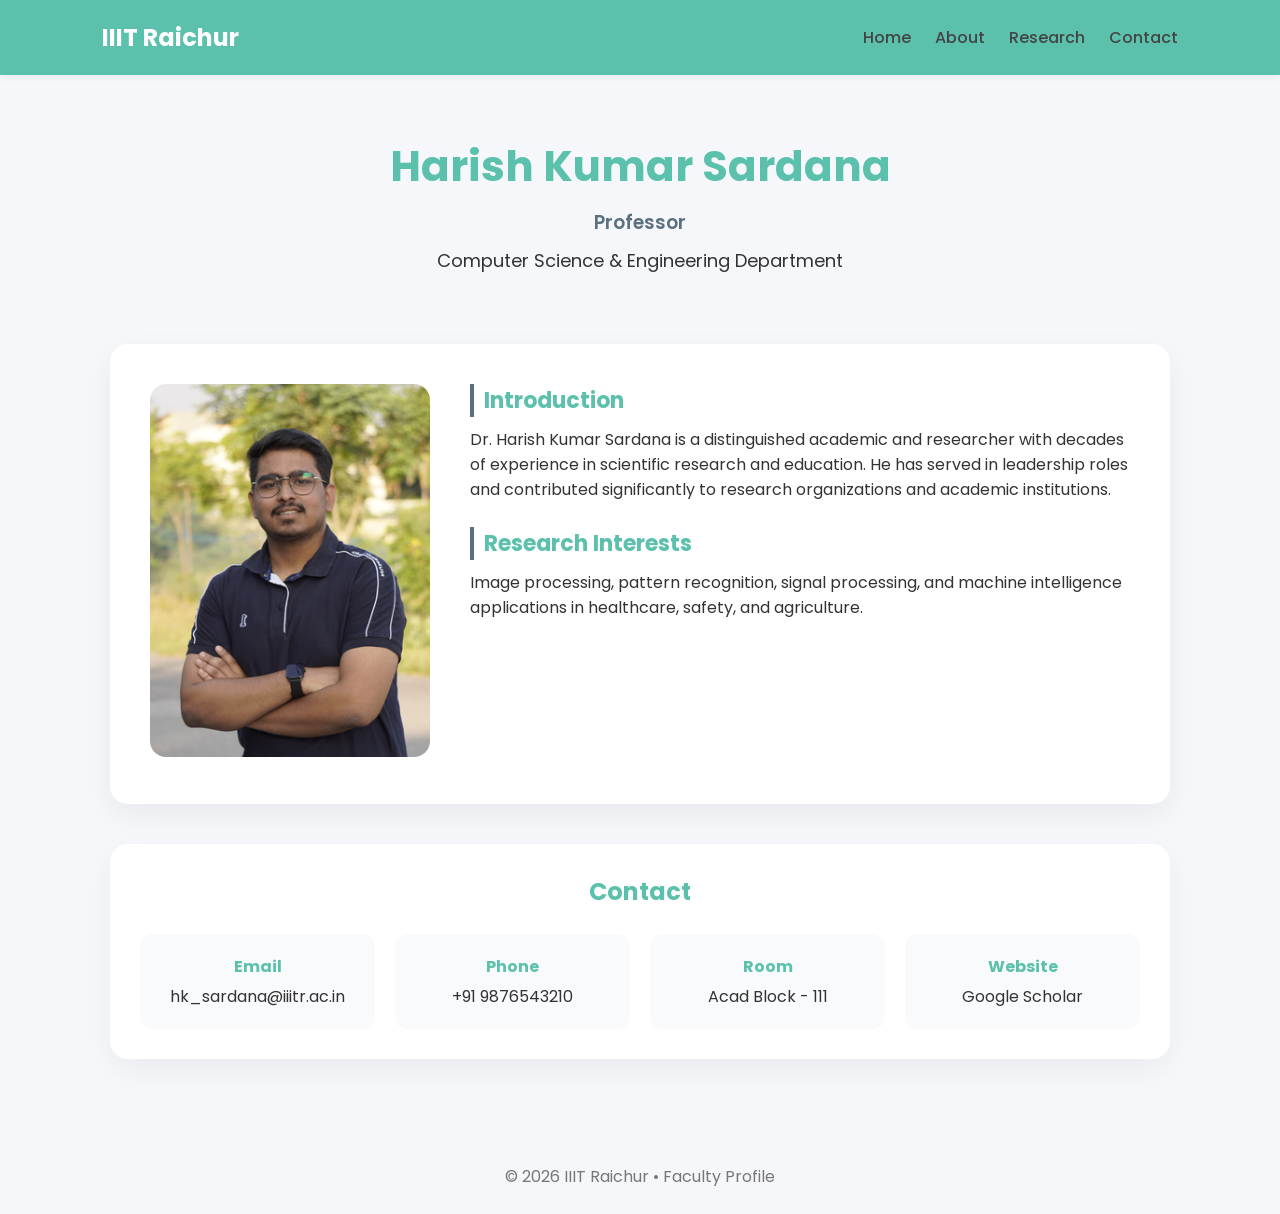
<file: Doctor.html>
<!DOCTYPE html>
<html lang="en">
<head>
<meta charset="UTF-8">
<meta name="viewport" content="width=device-width, initial-scale=1.0">

<title>Professor Profile</title>

<link href="https://fonts.googleapis.com/css2?family=Poppins:wght@300;400;500;600;700&display=swap" rel="stylesheet">

<style>
:root{
  --primary:#5bc1ac;
  --accent:#5a6f80;
  --bg:#f5f7fb;
  --card:#ffffff;
  --text:#333;
}

*{
  margin:0;
  padding:0;
  box-sizing:border-box;
  font-family:'Poppins',sans-serif;
}

body{
  background:var(--bg);
  color:var(--text);
}

/* HEADER */
header{
  background: var(--primary);
  padding:20px 8%;
  display:flex;
  justify-content:space-between;
  align-items:center;
  box-shadow:0 2px 10px rgba(0,0,0,0.05);
}

header h2{
  color:white;
}

nav a{
  margin-left:20px;
  text-decoration:none;
  color:#444;
  font-weight:500;
}

/* HERO */
.hero{
  text-align:center;
  padding:60px 20px 30px;
}

.hero h1{
  font-size:42px;
  color:var(--primary);
}

.hero h3{
  color:var(--accent);
  font-weight:600;
  margin-top:10px;
}

.hero p{
  margin-top:10px;
  font-size:18px;
}

/* MAIN PROFILE */
.container{
  max-width:1100px;
  margin:auto;
  padding:40px 20px;
}

.profile{
  display:grid;
  grid-template-columns:280px 1fr;
  gap:40px;
  background:var(--card);
  padding:40px;
  border-radius:18px;
  box-shadow:0 10px 30px rgba(0,0,0,0.06);
}

.profile img{
  width:100%;
  border-radius:16px;
}

.section{
  margin-bottom:25px;
}

.section h2{
  color:var(--primary);
  margin-bottom:10px;
  font-size:22px;
  border-left:4px solid var(--accent);
  padding-left:10px;
}

/* CONTACT */
.contact{
  margin-top:40px;
  background:var(--card);
  padding:30px;
  border-radius:18px;
  box-shadow:0 10px 30px rgba(0,0,0,0.05);
}

.contact-grid{
  display:grid;
  grid-template-columns:repeat(auto-fit,minmax(200px,1fr));
  gap:20px;
  text-align:center;
}

.contact-item{
  padding:20px;
  background:#f9fafc;
  border-radius:12px;
}

.contact-item h4{
  color:var(--primary);
  margin-bottom:5px;
}

/* FOOTER */
footer{
  text-align:center;
  padding:25px;
  margin-top:40px;
  color:#777;
}

/* RESPONSIVE */
@media(max-width:768px){
  .profile{
    grid-template-columns:1fr;
    text-align:center;
  }
}
</style>
</head>

<body>

<header>
  <h2>IIIT Raichur</h2>
  <nav>
    <a href="#">Home</a>
    <a href="#">About</a>
    <a href="#">Research</a>
    <a href="#">Contact</a>
  </nav>
</header>

<!-- HERO -->
<div class="hero">
  <h1>Harish Kumar Sardana</h1>
  <h3>Professor</h3>
  <p>Computer Science & Engineering Department</p>
</div>

<div class="container">

  <div class="profile">

    <!-- LEFT PHOTO -->
    <div>
      <img src="images/Doctors/IIITR_351.png" alt="Professor Photo">
    </div>

    <!-- RIGHT CONTENT -->
    <div>

      <div class="section">
        <h2>Introduction</h2>
        <p>
          Dr. Harish Kumar Sardana is a distinguished academic and researcher
          with decades of experience in scientific research and education.
          He has served in leadership roles and contributed significantly
          to research organizations and academic institutions.
        </p>
      </div>

      <div class="section">
        <h2>Research Interests</h2>
        <p>
          Image processing, pattern recognition, signal processing,
          and machine intelligence applications in healthcare,
          safety, and agriculture.
        </p>
      </div>

    </div>
  </div>

  <!-- CONTACT -->
  <div class="contact">
    <h2 style="text-align:center;margin-bottom:25px;color:var(--primary)">
      Contact
    </h2>

    <div class="contact-grid">
      <div class="contact-item">
        <h4>Email</h4>
        hk_sardana@iiitr.ac.in
      </div>

      <div class="contact-item">
        <h4>Phone</h4>
        +91 9876543210
      </div>

      <div class="contact-item">
        <h4>Room</h4>
        Acad Block - 111
      </div>

      <div class="contact-item">
        <h4>Website</h4>
        Google Scholar
      </div>
    </div>
  </div>

</div>

<footer>
  © 2026 IIIT Raichur • Faculty Profile
</footer>

</body>
</html>
</file>
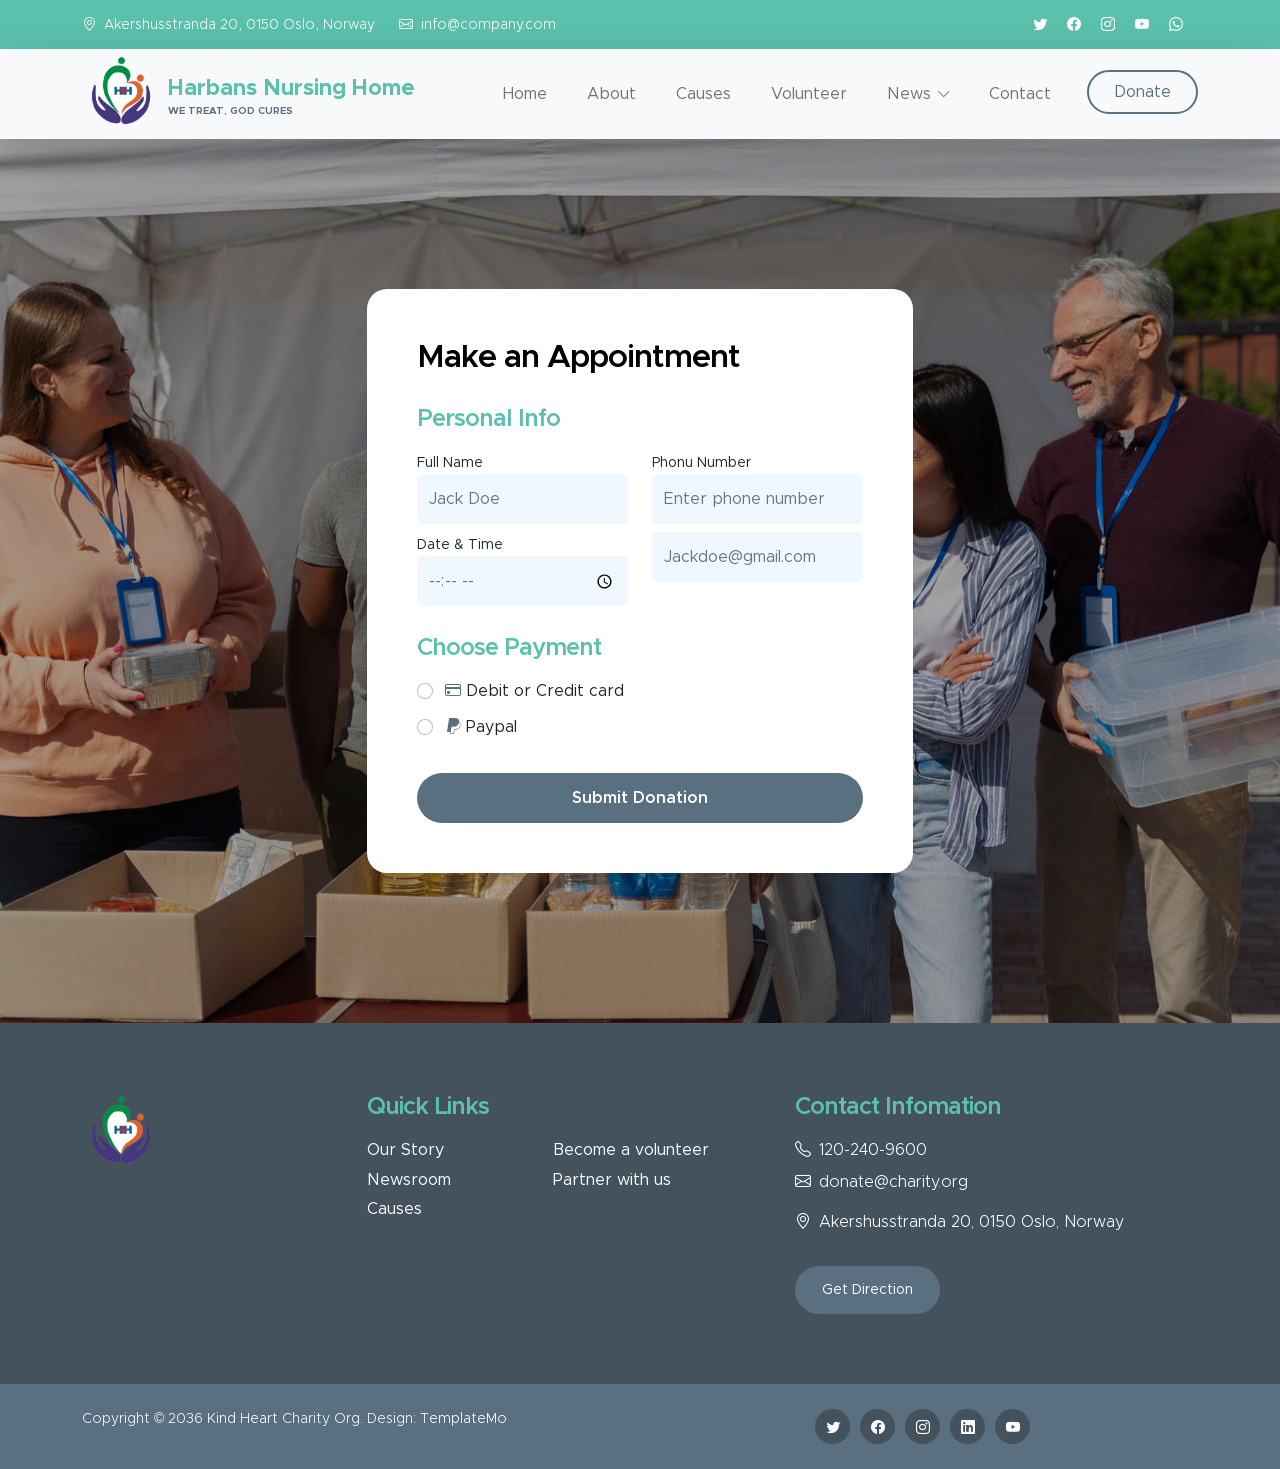
<file: donate.html>
<!doctype html>
<html lang="en">

<head>
    <meta charset="utf-8">
    <meta name="viewport" content="width=device-width, initial-scale=1">

    <meta name="description" content="">
    <meta name="author" content="">

    <title>Appointment</title>

    <!-- CSS FILES -->
    <link href="css/bootstrap.min.css" rel="stylesheet">

    <link href="css/bootstrap-icons.css" rel="stylesheet">

    <link href="css/templatemo-kind-heart-charity.css" rel="stylesheet">

</head>

<body>

    <header class="site-header">
        <div class="container">
            <div class="row">

                <div class="col-lg-8 col-12 d-flex flex-wrap">
                    <p class="d-flex me-4 mb-0">
                        <i class="bi-geo-alt me-2"></i>
                        Akershusstranda 20, 0150 Oslo, Norway
                    </p>

                    <p class="d-flex mb-0">
                        <i class="bi-envelope me-2"></i>

                        <a href="mailto:info@company.com">
                            info@company.com
                        </a>
                    </p>
                </div>

                <div class="col-lg-3 col-12 ms-auto d-lg-block d-none">
                    <ul class="social-icon">
                        <li class="social-icon-item">
                            <a href="#" class="social-icon-link bi-twitter"></a>
                        </li>

                        <li class="social-icon-item">
                            <a href="#" class="social-icon-link bi-facebook"></a>
                        </li>

                        <li class="social-icon-item">
                            <a href="#" class="social-icon-link bi-instagram"></a>
                        </li>

                        <li class="social-icon-item">
                            <a href="#" class="social-icon-link bi-youtube"></a>
                        </li>

                        <li class="social-icon-item">
                            <a href="#" class="social-icon-link bi-whatsapp"></a>
                        </li>
                    </ul>
                </div>

            </div>
        </div>
    </header>

    <nav class="navbar navbar-expand-lg bg-light shadow-lg">
        <div class="container">
            <a class="navbar-brand" href="index.html">
                <img src="images/logo.png" class="logo img-fluid" alt="">
                <span>
                    Harbans Nursing Home
                    <small>We Treat, God Cures</small>
                </span>
            </a>

            <button class="navbar-toggler" type="button" data-bs-toggle="collapse" data-bs-target="#navbarNav"
                aria-controls="navbarNav" aria-expanded="false" aria-label="Toggle navigation">
                <span class="navbar-toggler-icon"></span>
            </button>

            <div class="collapse navbar-collapse" id="navbarNav">
                <ul class="navbar-nav ms-auto">
                    <li class="nav-item">
                        <a class="nav-link click-scroll" href="index.html#section_1">Home</a>
                    </li>

                    <li class="nav-item">
                        <a class="nav-link click-scroll" href="index.html#section_2">About</a>
                    </li>

                    <li class="nav-item">
                        <a class="nav-link click-scroll" href="index.html#section_3">Causes</a>
                    </li>

                    <li class="nav-item">
                        <a class="nav-link click-scroll" href="index.html#section_4">Volunteer</a>
                    </li>

                    <li class="nav-item dropdown">
                        <a class="nav-link click-scroll dropdown-toggle" href="index.html#section_5"
                            id="navbarLightDropdownMenuLink" role="button" data-bs-toggle="dropdown"
                            aria-expanded="false">News</a>

                        <ul class="dropdown-menu dropdown-menu-light" aria-labelledby="navbarLightDropdownMenuLink">
                            <li><a class="dropdown-item" href="news.html">News Listing</a></li>

                            <li><a class="dropdown-item" href="news-detail.html">News Detail</a></li>
                        </ul>
                    </li>

                    <li class="nav-item">
                        <a class="nav-link click-scroll" href="index.html#section_6">Contact</a>
                    </li>

                    <li class="nav-item ms-3">
                        <a class="nav-link custom-btn custom-border-btn btn" href="donate.html">Donate</a>
                    </li>
                </ul>
            </div>
        </div>
    </nav>

    <main>

        <section class="donate-section">
            <div class="section-overlay"></div>
            <div class="container">
                <div class="row">

                    <div class="col-lg-6 col-12 mx-auto">
                        <form class="custom-form donate-form" action="#" method="get" role="form">
                            <h3 class="mb-4">Make an Appointment</h3>

                            <div class="row">
                                <!-- <div class="col-lg-12 col-12">
                                        <h5 class="mb-3">Donation Frequency</h5>
                                    </div>

                                    <div class="col-lg-6 col-6 form-check-group form-check-group-donation-frequency">
                                        <div class="form-check form-check-radio">
                                            <input class="form-check-input" type="radio" name="DonationFrequency" id="DonationFrequencyOne" checked>
                                            
                                            <label class="form-check-label" for="DonationFrequencyOne">
                                                One Time
                                            </label>
                                        </div>
                                    </div>

                                    <div class="col-lg-6 col-6 form-check-group form-check-group-donation-frequency">
                                        <div class="form-check form-check-radio">
                                            <input class="form-check-input" type="radio" name="DonationFrequency" id="DonationFrequencyMonthly">
                                            
                                            <label class="form-check-label" for="DonationFrequencyMonthly">
                                                Monthly
                                            </label>
                                        </div>
                                    </div> -->

                                <!-- <div class="col-lg-12 col-12">
                                        <h5 class="mt-2 mb-3">Select an amount</h5>
                                    </div>

                                    <div class="col-lg-3 col-md-6 col-6 form-check-group">
                                        <div class="form-check form-check-radio">
                                            <input class="form-check-input" type="radio" name="flexRadioDefault" id="flexRadioDefault1">
                                            <label class="form-check-label" for="flexRadioDefault1">
                                                $10
                                            </label>
                                        </div>
                                    </div>

                                    <div class="col-lg-3 col-md-6 col-6 form-check-group">
                                        <div class="form-check form-check-radio">
                                            <input class="form-check-input" type="radio" name="flexRadioDefault" id="flexRadioDefault2">
                                            <label class="form-check-label" for="flexRadioDefault2">
                                                $15
                                            </label>
                                        </div>
                                    </div>

                                    <div class="col-lg-3 col-md-6 col-6 form-check-group">
                                        <div class="form-check form-check-radio">
                                            <input class="form-check-input" type="radio" name="flexRadioDefault" id="flexRadioDefault3">
                                            <label class="form-check-label" for="flexRadioDefault3">
                                                $20
                                            </label>
                                        </div>
                                    </div>

                                    <div class="col-lg-3 col-md-6 col-6 form-check-group">
                                        <div class="form-check form-check-radio">
                                            <input class="form-check-input" type="radio" name="flexRadioDefault" id="flexRadioDefault4">
                                            <label class="form-check-label" for="flexRadioDefault4">
                                                $30
                                            </label>
                                        </div>
                                    </div>

                                    <div class="col-lg-3 col-md-6 col-6 form-check-group">
                                        <div class="form-check form-check-radio">
                                            <input class="form-check-input" type="radio" name="flexRadioDefault" id="flexRadioDefault5">
                                            <label class="form-check-label" for="flexRadioDefault5">
                                                $45
                                            </label>
                                        </div>
                                    </div>

                                    <div class="col-lg-3 col-md-6 col-6 form-check-group">
                                        <div class="form-check form-check-radio">
                                            <input class="form-check-input" type="radio" name="flexRadioDefault" id="flexRadioDefault6">
                                            <label class="form-check-label" for="flexRadioDefault6">
                                                $50
                                            </label>
                                        </div>
                                    </div>

                                    <div class="col-lg-6 col-12 form-check-group">
                                        <div class="input-group">
                                            <span class="input-group-text" id="basic-addon1">$</span>
                                            
                                            <input type="text" class="form-control" placeholder="Custom amount" aria-label="Username" aria-describedby="basic-addon1">
                                        </div>
                                    </div> -->

                                <div class="col-lg-12 col-12">
                                    <h5 class="mt-1">Personal Info</h5>
                                </div>

                                <div class="col-lg-6 col-12 mt-2">
                                    <small>Full Name</small>
                                    <input type="text" name="appointment-name" id="appointment-name"
                                        class="form-control" placeholder="Jack Doe" required>
                                </div>

                                <div class="col-lg-6 col-12 mt-2">
                                    <small>Phonu Number</small>
                                    <input type="tel" name="appointment-number" id="appointment-number"
                                        class="form-control" placeholder="Enter phone number" pattern="[0-9]{10}"
                                        maxlength="10" oninput="this.value = this.value.replace(/[^0-9]/g, '')"
                                        required>
                                </div>

                                <div class="col-lg-6 col-12 mt-2">
                                    <small>Date & Time </small>
                                    <input type="time" name="appointment-number" id="appointment-number"
                                        class="form-control" placeholder="Enter phone number" pattern="[0-9]{10}"
                                        maxlength="10" oninput="this.value = this.value.replace(/[^0-9]/g, '')"
                                        required>
                                </div>

                                <div class="col-lg-6 col-12 mt-2">
                                    <input type="email" name="donation-email" id="donation-email"
                                        pattern="[^ @]*@[^ @]*" class="form-control" placeholder="Jackdoe@gmail.com">
                                </div>




                                <div class="col-lg-12 col-12">
                                    <h5 class="mt-4 pt-1">Choose Payment</h5>
                                </div>

                                <div class="col-lg-12 col-12 mt-2">
                                    <div class="form-check">
                                        <input class="form-check-input" type="radio" name="DonationPayment"
                                            id="flexRadioDefault9">
                                        <label class="form-check-label" for="flexRadioDefault9">
                                            <i class="bi-credit-card custom-icon ms-1"></i>
                                            Debit or Credit card
                                        </label>
                                    </div>

                                    <div class="form-check">
                                        <input class="form-check-input" type="radio" name="DonationPayment"
                                            id="flexRadioDefault10">
                                        <label class="form-check-label" for="flexRadioDefault10">
                                            <i class="bi-paypal custom-icon ms-1"></i>
                                            Paypal
                                        </label>
                                    </div>

                                    <button type="submit" class="form-control mt-4">Submit Donation</button>
                                </div>
                            </div>
                        </form>
                    </div>

                </div>
            </div>
        </section>
    </main>

    <footer class="site-footer">
        <div class="container">
            <div class="row">
                <div class="col-lg-3 col-12 mb-4">
                    <img src="images/logo.png" class="logo img-fluid" alt="">
                </div>

                <div class="col-lg-4 col-md-6 col-12 mb-4">
                    <h5 class="site-footer-title mb-3">Quick Links</h5>

                    <ul class="footer-menu">
                        <li class="footer-menu-item"><a href="#" class="footer-menu-link">Our Story</a></li>

                        <li class="footer-menu-item"><a href="#" class="footer-menu-link">Newsroom</a></li>

                        <li class="footer-menu-item"><a href="#" class="footer-menu-link">Causes</a></li>

                        <li class="footer-menu-item"><a href="#" class="footer-menu-link">Become a volunteer</a></li>

                        <li class="footer-menu-item"><a href="#" class="footer-menu-link">Partner with us</a></li>
                    </ul>
                </div>

                <div class="col-lg-4 col-md-6 col-12 mx-auto">
                    <h5 class="site-footer-title mb-3">Contact Infomation</h5>

                    <p class="text-white d-flex mb-2">
                        <i class="bi-telephone me-2"></i>

                        <a href="tel: 120-240-9600" class="site-footer-link">
                            120-240-9600
                        </a>
                    </p>

                    <p class="text-white d-flex">
                        <i class="bi-envelope me-2"></i>

                        <a href="mailto:donate@charity.org" class="site-footer-link">
                            donate@charity.org
                        </a>
                    </p>

                    <p class="text-white d-flex mt-3">
                        <i class="bi-geo-alt me-2"></i>
                        Akershusstranda 20, 0150 Oslo, Norway
                    </p>

                    <a href="#" class="custom-btn btn mt-3">Get Direction</a>
                </div>
            </div>
        </div>

        <div class="site-footer-bottom">
            <div class="container">
                <div class="row">

                    <div class="col-lg-6 col-md-7 col-12">
                        <p class="copyright-text mb-0">Copyright © 2036 <a href="#">Kind Heart</a> Charity Org.
                            Design: <a href="https://templatemo.com" target="_blank">TemplateMo</a></p>
                    </div>

                    <div class="col-lg-6 col-md-5 col-12 d-flex justify-content-center align-items-center mx-auto">
                        <ul class="social-icon">
                            <li class="social-icon-item">
                                <a href="#" class="social-icon-link bi-twitter"></a>
                            </li>

                            <li class="social-icon-item">
                                <a href="#" class="social-icon-link bi-facebook"></a>
                            </li>

                            <li class="social-icon-item">
                                <a href="#" class="social-icon-link bi-instagram"></a>
                            </li>

                            <li class="social-icon-item">
                                <a href="#" class="social-icon-link bi-linkedin"></a>
                            </li>

                            <li class="social-icon-item">
                                <a href="https://youtube.com/templatemo" class="social-icon-link bi-youtube"></a>
                            </li>
                        </ul>
                    </div>

                </div>
            </div>
        </div>
    </footer>

    <!-- JAVASCRIPT FILES -->
    <script src="js/jquery.min.js"></script>
    <script src="js/bootstrap.min.js"></script>
    <script src="js/jquery.sticky.js"></script>
    <script src="js/counter.js"></script>
    <script src="js/custom.js"></script>

</body>

</html>
</file>
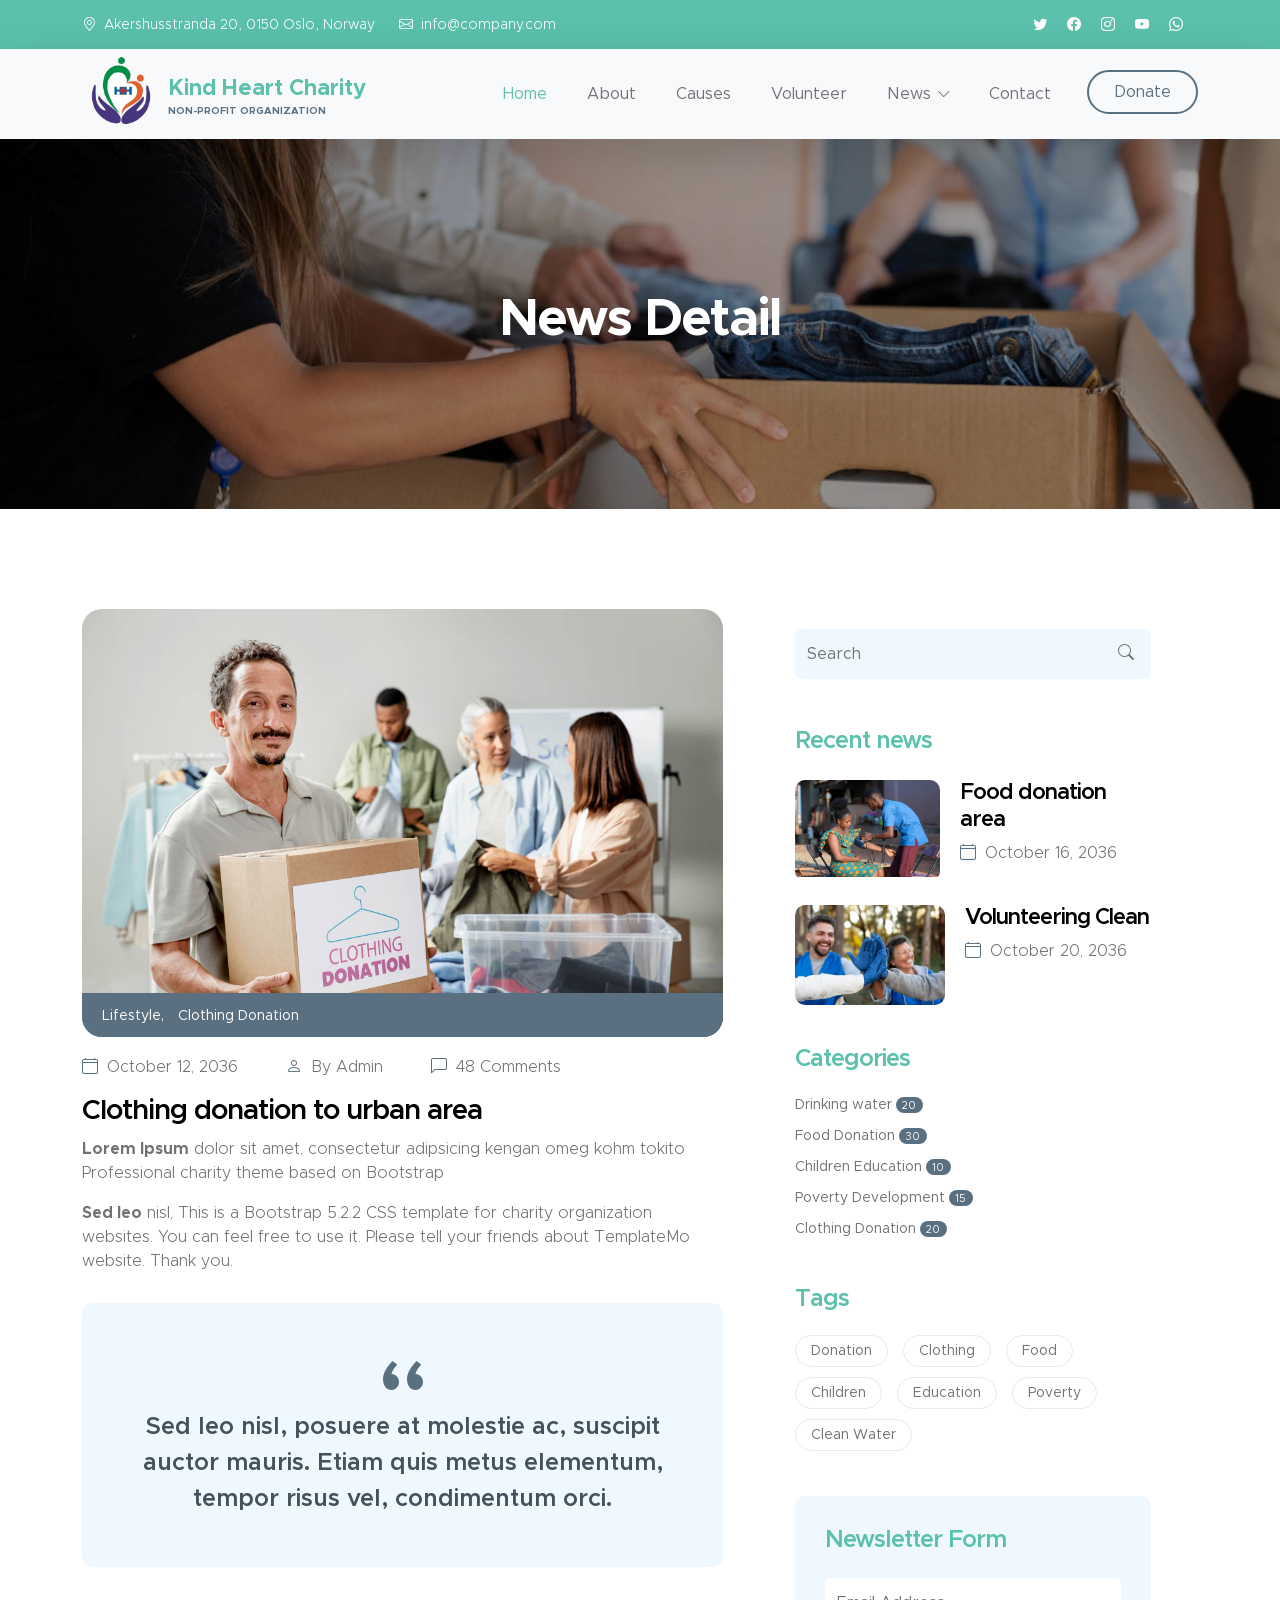
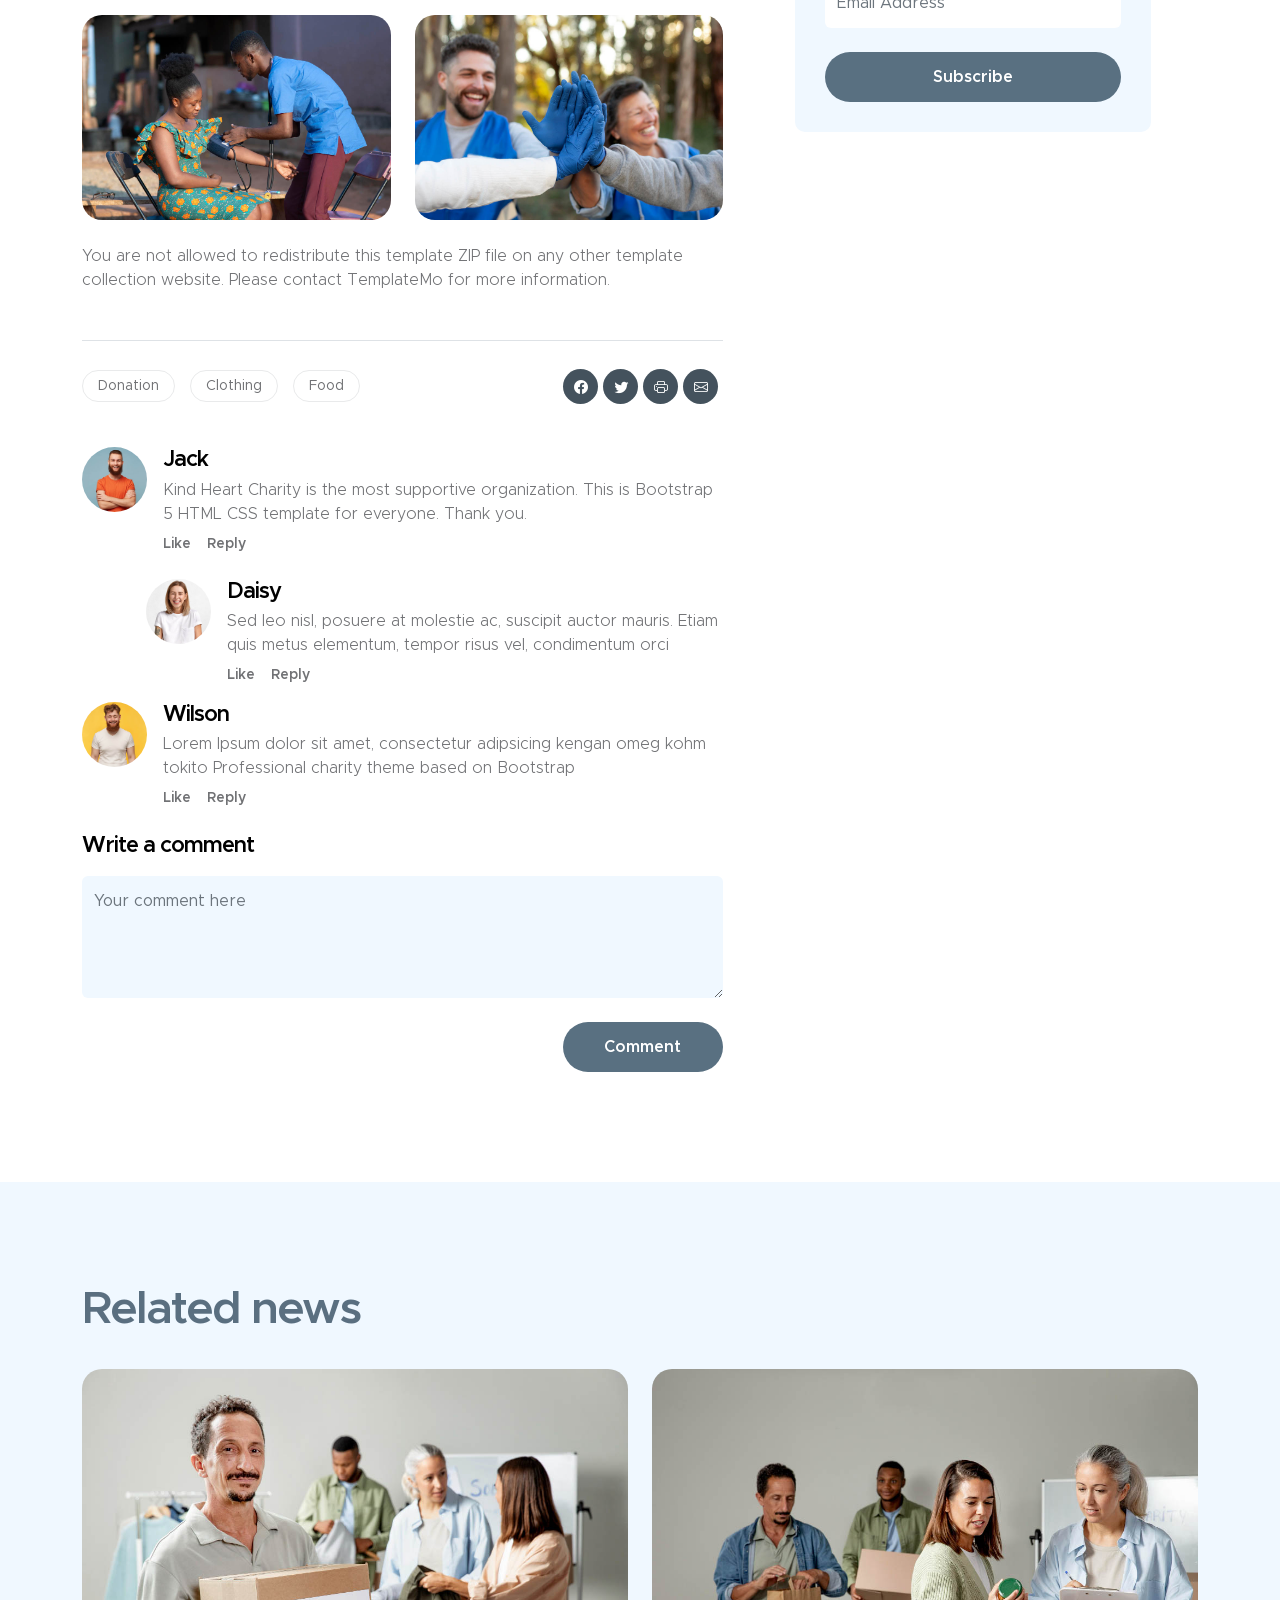
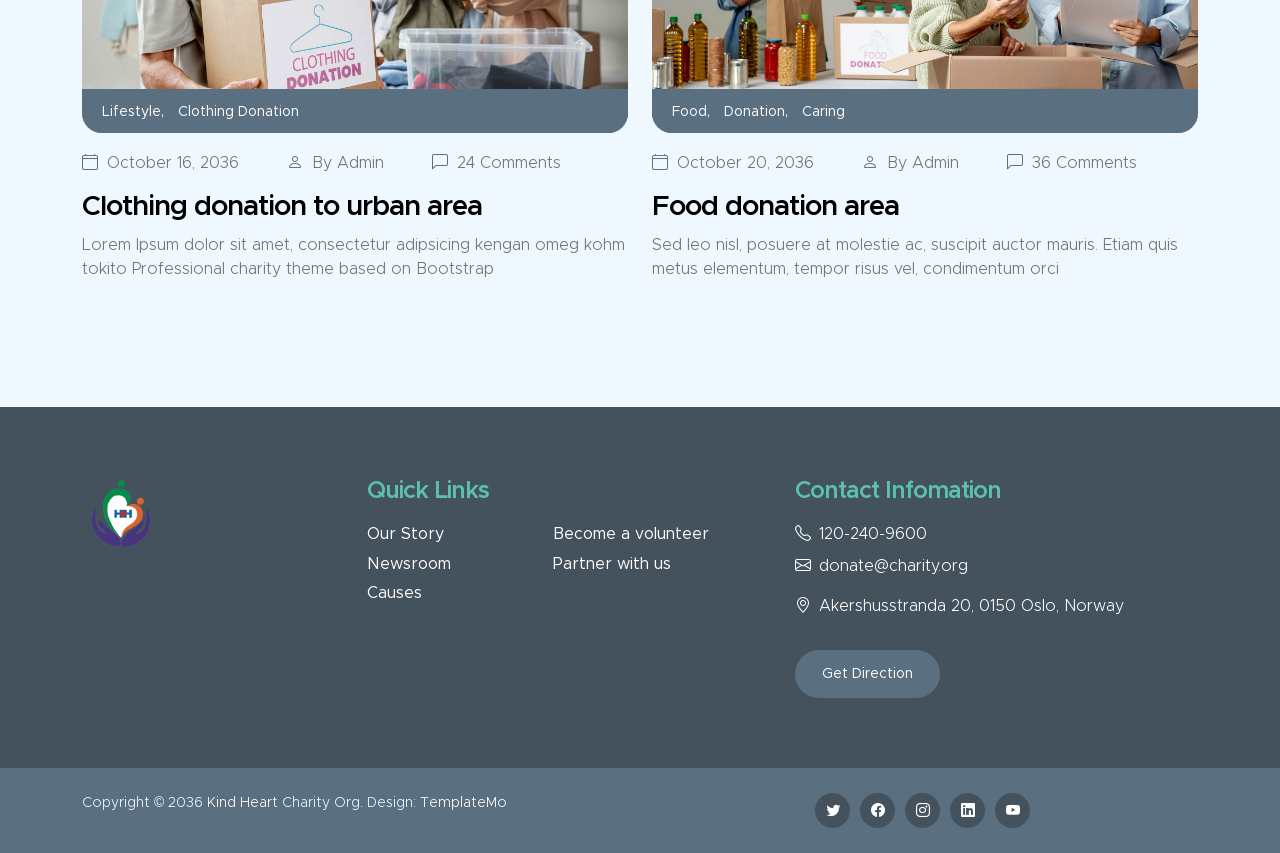
<file: news-detail.html>
<!doctype html>
<html lang="en">
    <head>
        <meta charset="utf-8">
        <meta name="viewport" content="width=device-width, initial-scale=1">

        <meta name="description" content="">
        <meta name="author" content="">

        <title>Kind Heart Charity - News Detail</title>

        <!-- CSS FILES -->        
        <link href="css/bootstrap.min.css" rel="stylesheet">

        <link href="css/bootstrap-icons.css" rel="stylesheet">

        <link href="css/templatemo-kind-heart-charity.css" rel="stylesheet">
<!--

TemplateMo 581 Kind Heart Charity

https://templatemo.com/tm-581-kind-heart-charity

-->
    </head>
    
    <body>

        <header class="site-header">
            <div class="container">
                <div class="row">
                    
                    <div class="col-lg-8 col-12 d-flex flex-wrap">
                        <p class="d-flex me-4 mb-0">
                            <i class="bi-geo-alt me-2"></i>
                            Akershusstranda 20, 0150 Oslo, Norway
                        </p>

                        <p class="d-flex mb-0">
                            <i class="bi-envelope me-2"></i>

                            <a href="mailto:info@company.com">
                                info@company.com
                            </a>
                        </p>
                    </div>

                    <div class="col-lg-3 col-12 ms-auto d-lg-block d-none">
                        <ul class="social-icon">
                            <li class="social-icon-item">
                                <a href="#" class="social-icon-link bi-twitter"></a>
                            </li>

                            <li class="social-icon-item">
                                <a href="#" class="social-icon-link bi-facebook"></a>
                            </li>

                            <li class="social-icon-item">
                                <a href="#" class="social-icon-link bi-instagram"></a>
                            </li>

                            <li class="social-icon-item">
                                <a href="#" class="social-icon-link bi-youtube"></a>
                            </li>

                            <li class="social-icon-item">
                                <a href="#" class="social-icon-link bi-whatsapp"></a>
                            </li>
                        </ul>
                    </div>

                </div>
            </div>
        </header>

        <nav class="navbar navbar-expand-lg bg-light shadow-lg">
            <div class="container">
                <a class="navbar-brand" href="index.html">
                    <img src="images/logo.png" class="logo img-fluid" alt="">
                    <span>
                        Kind Heart Charity
                        <small>Non-profit Organization</small>
                    </span>
                </a>

                <button class="navbar-toggler" type="button" data-bs-toggle="collapse" data-bs-target="#navbarNav" aria-controls="navbarNav" aria-expanded="false" aria-label="Toggle navigation">
                    <span class="navbar-toggler-icon"></span>
                </button>

                <div class="collapse navbar-collapse" id="navbarNav">
                    <ul class="navbar-nav ms-auto">
                        <li class="nav-item">
                            <a class="nav-link click-scroll" href="index.html#section_1">Home</a>
                        </li>

                        <li class="nav-item">
                            <a class="nav-link smoothscroll" href="index.html#section_2">About</a>
                        </li>

                        <li class="nav-item">
                            <a class="nav-link click-scroll" href="index.html#section_3">Causes</a>
                        </li>

                        <li class="nav-item">
                            <a class="nav-link click-scroll" href="index.html#section_4">Volunteer</a>
                        </li>

                        <li class="nav-item dropdown">
                            <a class="nav-link click-scroll dropdown-toggle" href="index.html#section_5" id="navbarLightDropdownMenuLink" role="button" data-bs-toggle="dropdown" aria-expanded="false">News</a>

                            <ul class="dropdown-menu dropdown-menu-light" aria-labelledby="navbarLightDropdownMenuLink">
                                <li><a class="dropdown-item" href="news.html">News Listing</a></li>

                                <li><a class="dropdown-item active" href="news-detail.html">News Detail</a></li>
                            </ul>
                        </li>

                        <li class="nav-item">
                            <a class="nav-link click-scroll" href="index.html#section_6">Contact</a>
                        </li>

                        <li class="nav-item ms-3">
                            <a class="nav-link custom-btn custom-border-btn btn" href="donate.html">Donate</a>
                        </li>
                    </ul>
                </div>
            </div>
        </nav>

        <main>

            <section class="news-detail-header-section text-center">
                <div class="section-overlay"></div>

                <div class="container">
                    <div class="row">

                        <div class="col-lg-12 col-12">
                            <h1 class="text-white">News Detail</h1>
                        </div>

                    </div>
                </div>
            </section>

            <section class="news-section section-padding">
                <div class="container">
                    <div class="row">

                        <div class="col-lg-7 col-12">
                            <div class="news-block">
                                <div class="news-block-top">
                                    <img src="images/news/medium-shot-volunteers-with-clothing-donations.jpg" class="news-image img-fluid" alt="">

                                    <div class="news-category-block">
                                        <a href="#" class="category-block-link">
                                            Lifestyle,
                                        </a>

                                        <a href="#" class="category-block-link">
                                            Clothing Donation
                                        </a>
                                    </div>
                                </div>

                                <div class="news-block-info">
                                    <div class="d-flex mt-2">
                                    <div class="news-block-date">
                                        <p>
                                            <i class="bi-calendar4 custom-icon me-1"></i>
                                            October 12, 2036
                                        </p>
                                    </div>

                                    <div class="news-block-author mx-5">
                                        <p>
                                            <i class="bi-person custom-icon me-1"></i>
                                            By Admin
                                        </p>
                                    </div>

                                    <div class="news-block-comment">
                                        <p>
                                            <i class="bi-chat-left custom-icon me-1"></i>
                                            48 Comments
                                        </p>
                                    </div>
                                </div>

                                <div class="news-block-title mb-2">
                                    <h4>Clothing donation to urban area</h4>
                                </div>

                                    <div class="news-block-body">
                                        <p><strong>Lorem Ipsum</strong> dolor sit amet, consectetur adipsicing kengan omeg kohm tokito Professional charity theme based on Bootstrap</p>

                                        <p><strong>Sed leo</strong> nisl, This is a Bootstrap 5.2.2 CSS template for charity organization websites. You can feel free to use it. Please tell your friends about TemplateMo website. Thank you.</p>

                                        <blockquote>Sed leo nisl, posuere at molestie ac, suscipit auctor mauris. Etiam quis metus elementum, tempor risus vel, condimentum orci.</blockquote>
                                    </div>

                                    <div class="row mt-5 mb-4">
                                        <div class="col-lg-6 col-12 mb-4 mb-lg-0">
                                            <img src="images/news/africa-humanitarian-aid-doctor.jpg" class="news-detail-image img-fluid" alt="">
                                        </div>

                                        <div class="col-lg-6 col-12">
                                            <img src="images/news/close-up-happy-people-working-together.jpg" class="news-detail-image img-fluid" alt="">
                                        </div>
                                    </div>

                                    <p>You are not allowed to redistribute this template ZIP file on any other template collection website. Please <a href="https://templatemo.com/contact" target="_blank">contact TemplateMo</a> for more information.</p>

                                    <div class="social-share border-top mt-5 py-4 d-flex flex-wrap align-items-center">
                                        <div class="tags-block me-auto">
                                            <a href="#" class="tags-block-link">
                                                Donation
                                            </a>

                                            <a href="#" class="tags-block-link">
                                                Clothing
                                            </a>

                                            <a href="#" class="tags-block-link">
                                                Food
                                            </a>
                                        </div>

                                        <div class="d-flex">
                                            <a href="#" class="social-icon-link bi-facebook"></a>

                                            <a href="#" class="social-icon-link bi-twitter"></a>

                                            <a href="#" class="social-icon-link bi-printer"></a>

                                            <a href="#" class="social-icon-link bi-envelope"></a>
                                        </div>
                                    </div>

                                    <div class="author-comment d-flex mt-3 mb-4">
                                        <img src="images/avatar/studio-portrait-emotional-happy-funny.jpg" class="img-fluid avatar-image" alt="">

                                        <div class="author-comment-info ms-3">
                                            <h6 class="mb-1">Jack</h6>

                                            <p class="mb-0">Kind Heart Charity is the most supportive organization. This is Bootstrap 5 HTML CSS template for everyone. Thank you.</p>

                                            <div class="d-flex mt-2">
                                                <a href="#" class="author-comment-link me-3">Like</a>

                                                <a href="#" class="author-comment-link">Reply</a>
                                            </div>
                                        </div>
                                    </div>

                                    <div class="author-comment d-flex ms-5 ps-3">
                                        <img src="images/avatar/pretty-blonde-woman-wearing-white-t-shirt.jpg" class="img-fluid avatar-image" alt="">

                                        <div class="author-comment-info ms-3">
                                            <h6 class="mb-1">Daisy</h6>

                                            <p class="mb-0">Sed leo nisl, posuere at molestie ac, suscipit auctor mauris. Etiam quis metus elementum, tempor risus vel, condimentum orci</p>

                                            <div class="d-flex mt-2">
                                                <a href="#" class="author-comment-link me-3">Like</a>

                                                <a href="#" class="author-comment-link">Reply</a>
                                            </div>
                                        </div>
                                    </div>

                                    <div class="author-comment d-flex mt-3 mb-4">
                                        <img src="images/avatar/portrait-young-redhead-bearded-male.jpg" class="img-fluid avatar-image" alt="">

                                        <div class="author-comment-info ms-3">
                                            <h6 class="mb-1">Wilson</h6>

                                            <p class="mb-0">Lorem Ipsum dolor sit amet, consectetur adipsicing kengan omeg kohm tokito Professional charity theme based on Bootstrap</p>

                                            <div class="d-flex mt-2">
                                                <a href="#" class="author-comment-link me-3">Like</a>

                                                <a href="#" class="author-comment-link">Reply</a>
                                            </div>
                                        </div>
                                    </div>

                                    <form class="custom-form comment-form mt-4" action="#" method="post" role="form">
                                        <h6 class="mb-3">Write a comment</h6>

                                        <textarea name="comment-message" rows="4" class="form-control" id="comment-message" placeholder="Your comment here"></textarea>

                                        <div class="col-lg-3 col-md-4 col-6 ms-auto">
                                            <button type="submit" class="form-control">Comment</button>
                                        </div>
                                    </form>
                                </div>
                            </div>
                        </div>

                        <div class="col-lg-4 col-12 mx-auto mt-4 mt-lg-0">
                            <form class="custom-form search-form" action="#" method="post" role="form">
                                <input class="form-control" type="search" placeholder="Search" aria-label="Search">

                                <button type="submit" class="form-control">
                                    <i class="bi-search"></i>
                                </button>
                            </form>

                            <h5 class="mt-5 mb-3">Recent news</h5>

                            <div class="news-block news-block-two-col d-flex mt-4">
                                <div class="news-block-two-col-image-wrap">
                                    <a href="news-detail.html">
                                        <img src="images/news/africa-humanitarian-aid-doctor.jpg" class="news-image img-fluid" alt="">
                                    </a>
                                </div>

                                <div class="news-block-two-col-info">
                                    <div class="news-block-title mb-2">
                                        <h6><a href="news-detail.html" class="news-block-title-link">Food donation area</a></h6>
                                    </div>

                                    <div class="news-block-date">
                                        <p>
                                            <i class="bi-calendar4 custom-icon me-1"></i>
                                            October 16, 2036
                                        </p>
                                    </div>
                                </div>
                            </div>

                            <div class="news-block news-block-two-col d-flex mt-4">
                                <div class="news-block-two-col-image-wrap">
                                    <a href="news-detail.html">
                                        <img src="images/news/close-up-happy-people-working-together.jpg" class="news-image img-fluid" alt="">
                                    </a>
                                </div>

                                <div class="news-block-two-col-info">
                                    <div class="news-block-title mb-2">
                                        <h6><a href="news-detail.html" class="news-block-title-link">Volunteering Clean</a></h6>
                                    </div>

                                    <div class="news-block-date">
                                        <p>
                                            <i class="bi-calendar4 custom-icon me-1"></i>
                                            October 20, 2036
                                        </p>
                                    </div>
                                </div>
                            </div>

                            <div class="category-block d-flex flex-column">
                                <h5 class="mb-3">Categories</h5>

                                <a href="#" class="category-block-link">
                                    Drinking water
                                    <span class="badge">20</span>
                                </a>

                                <a href="#" class="category-block-link">
                                    Food Donation
                                    <span class="badge">30</span>
                                </a>

                                <a href="#" class="category-block-link">
                                    Children Education
                                    <span class="badge">10</span>
                                </a>

                                <a href="#" class="category-block-link">
                                    Poverty Development
                                    <span class="badge">15</span>
                                </a>

                                <a href="#" class="category-block-link">
                                    Clothing Donation
                                    <span class="badge">20</span>
                                </a>
                            </div>

                            <div class="tags-block">
                                <h5 class="mb-3">Tags</h5>

                                <a href="#" class="tags-block-link">
                                    Donation
                                </a>

                                <a href="#" class="tags-block-link">
                                    Clothing
                                </a>

                                <a href="#" class="tags-block-link">
                                    Food
                                </a>

                                <a href="#" class="tags-block-link">
                                    Children
                                </a>

                                <a href="#" class="tags-block-link">
                                    Education
                                </a>

                                <a href="#" class="tags-block-link">
                                    Poverty
                                </a>

                                <a href="#" class="tags-block-link">
                                    Clean Water
                                </a>
                            </div>

                            <form class="custom-form subscribe-form" action="#" method="post" role="form">
                                <h5 class="mb-4">Newsletter Form</h5>

                                <input type="email" name="subscribe-email" id="subscribe-email" pattern="[^ @]*@[^ @]*" class="form-control" placeholder="Email Address" required>

                                <div class="col-lg-12 col-12">
                                    <button type="submit" class="form-control">Subscribe</button>
                                </div>
                            </form>
                        </div>

                    </div>
                </div>
            </section>

            <section class="news-section section-padding section-bg">
                <div class="container">
                    <div class="row">

                        <div class="col-lg-12 col-12 mb-4">
                            <h2>Related news</h2>
                        </div>

                        <div class="col-lg-6 col-12">
                            <div class="news-block">
                                <div class="news-block-top">
                                    <a href="news-detail.html">
                                        <img src="images/news/medium-shot-volunteers-with-clothing-donations.jpg" class="news-image img-fluid" alt="">
                                    </a>

                                    <div class="news-category-block">
                                        <a href="#" class="category-block-link">
                                            Lifestyle,
                                        </a>

                                        <a href="#" class="category-block-link">
                                            Clothing Donation
                                        </a>
                                    </div>
                                </div>

                                <div class="news-block-info">
                                    <div class="d-flex mt-2">
                                        <div class="news-block-date">
                                            <p>
                                                <i class="bi-calendar4 custom-icon me-1"></i>
                                                October 16, 2036
                                            </p>
                                        </div>

                                        <div class="news-block-author mx-5">
                                            <p>
                                                <i class="bi-person custom-icon me-1"></i>
                                                By Admin
                                            </p>
                                        </div>

                                        <div class="news-block-comment">
                                            <p>
                                                <i class="bi-chat-left custom-icon me-1"></i>
                                                24 Comments
                                            </p>
                                        </div>
                                    </div>

                                    <div class="news-block-title mb-2">
                                        <h4><a href="news-detail.html" class="news-block-title-link">Clothing donation to urban area</a></h4>
                                    </div>

                                    <div class="news-block-body">
                                        <p>Lorem Ipsum dolor sit amet, consectetur adipsicing kengan omeg kohm tokito Professional charity theme based on Bootstrap</p>
                                    </div>
                                </div>
                            </div>
                        </div>

                        <div class="col-lg-6 col-12">
                            <div class="news-block">
                                <div class="news-block-top">
                                    <a href="news-detail.html">
                                        <img src="images/news/medium-shot-people-collecting-foodstuff.jpg" class="news-image img-fluid" alt="">
                                    </a>

                                    <div class="news-category-block">
                                        <a href="#" class="category-block-link">
                                            Food,
                                        </a>

                                        <a href="#" class="category-block-link">
                                            Donation,
                                        </a>

                                        <a href="#" class="category-block-link">
                                            Caring
                                        </a>
                                    </div>
                                </div>

                                <div class="news-block-info">
                                    <div class="d-flex mt-2">
                                        <div class="news-block-date">
                                            <p>
                                                <i class="bi-calendar4 custom-icon me-1"></i>
                                                October 20, 2036
                                            </p>
                                        </div>

                                        <div class="news-block-author mx-5">
                                            <p>
                                                <i class="bi-person custom-icon me-1"></i>
                                                By Admin
                                            </p>
                                        </div>

                                        <div class="news-block-comment">
                                            <p>
                                                <i class="bi-chat-left custom-icon me-1"></i>
                                                36 Comments
                                            </p>
                                        </div>
                                    </div>

                                    <div class="news-block-title mb-2">
                                        <h4><a href="news-detail.html" class="news-block-title-link">Food donation area</a></h4>
                                    </div>

                                    <div class="news-block-body">
                                        <p>Sed leo nisl, posuere at molestie ac, suscipit auctor mauris. Etiam quis metus elementum, tempor risus vel, condimentum orci</p>
                                    </div>
                                </div>
                            </div>
                        </div>

                    </div>
                </div>
            </section>
        </main>

        <footer class="site-footer">
            <div class="container">
                <div class="row">
                    <div class="col-lg-3 col-12 mb-4">
                        <img src="images/logo.png" class="logo img-fluid" alt="">
                    </div>

                    <div class="col-lg-4 col-md-6 col-12 mb-4">
                        <h5 class="site-footer-title mb-3">Quick Links</h5>

                        <ul class="footer-menu">
                            <li class="footer-menu-item"><a href="#" class="footer-menu-link">Our Story</a></li>

                            <li class="footer-menu-item"><a href="#" class="footer-menu-link">Newsroom</a></li>

                            <li class="footer-menu-item"><a href="#" class="footer-menu-link">Causes</a></li>

                            <li class="footer-menu-item"><a href="#" class="footer-menu-link">Become a volunteer</a></li>

                            <li class="footer-menu-item"><a href="#" class="footer-menu-link">Partner with us</a></li>
                        </ul>
                    </div>

                    <div class="col-lg-4 col-md-6 col-12 mx-auto">
                        <h5 class="site-footer-title mb-3">Contact Infomation</h5>

                        <p class="text-white d-flex mb-2">
                            <i class="bi-telephone me-2"></i>

                            <a href="tel: 120-240-9600" class="site-footer-link">
                                120-240-9600
                            </a>
                        </p>

                        <p class="text-white d-flex">
                            <i class="bi-envelope me-2"></i>

                            <a href="mailto:info@yourgmail.com" class="site-footer-link">
                                donate@charity.org
                            </a>
                        </p>

                        <p class="text-white d-flex mt-3">
                            <i class="bi-geo-alt me-2"></i>
                            Akershusstranda 20, 0150 Oslo, Norway
                        </p>

                        <a href="#" class="custom-btn btn mt-3">Get Direction</a>
                    </div>
                </div>
            </div>

            <div class="site-footer-bottom">
                <div class="container">
                    <div class="row">

                        <div class="col-lg-6 col-md-7 col-12">
                            <p class="copyright-text mb-0">Copyright © 2036 <a href="#">Kind Heart</a> Charity Org.
                        	Design: <a href="https://templatemo.com" target="_blank">TemplateMo</a></p>
                        </div>
                        
                        <div class="col-lg-6 col-md-5 col-12 d-flex justify-content-center align-items-center mx-auto">
                            <ul class="social-icon">
                                <li class="social-icon-item">
                                    <a href="#" class="social-icon-link bi-twitter"></a>
                                </li>

                                <li class="social-icon-item">
                                    <a href="#" class="social-icon-link bi-facebook"></a>
                                </li>

                                <li class="social-icon-item">
                                    <a href="#" class="social-icon-link bi-instagram"></a>
                                </li>

                                <li class="social-icon-item">
                                    <a href="#" class="social-icon-link bi-linkedin"></a>
                                </li>

                                <li class="social-icon-item">
                                    <a href="https://youtube.com/templatemo" class="social-icon-link bi-youtube"></a>
                                </li>
                            </ul>
                        </div>
                        
                    </div>
                </div>
            </div>
        </footer>

        <!-- JAVASCRIPT FILES -->
        <script src="js/jquery.min.js"></script>
        <script src="js/bootstrap.min.js"></script>
        <script src="js/jquery.sticky.js"></script>
        <script src="js/click-scroll.js"></script>
        <script src="js/counter.js"></script>
        <script src="js/custom.js"></script>

    </body>
</html>
</file>
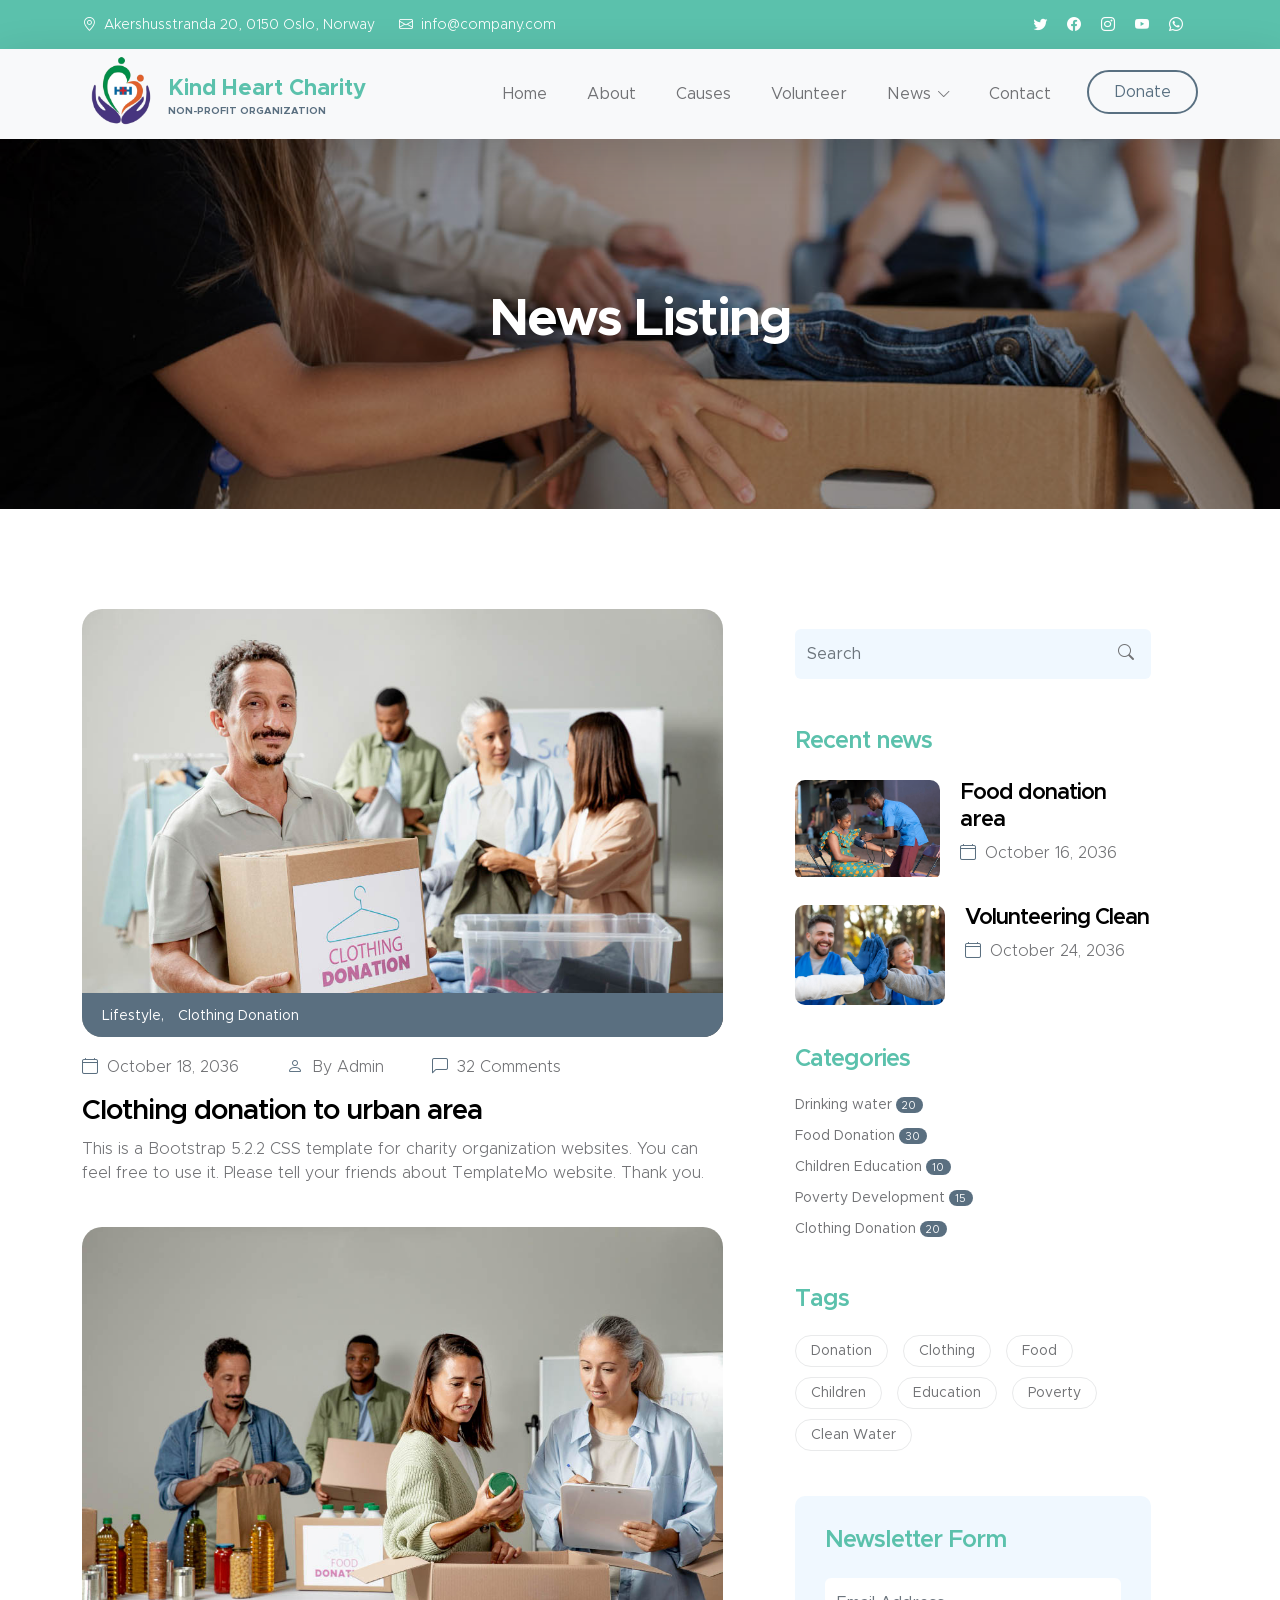
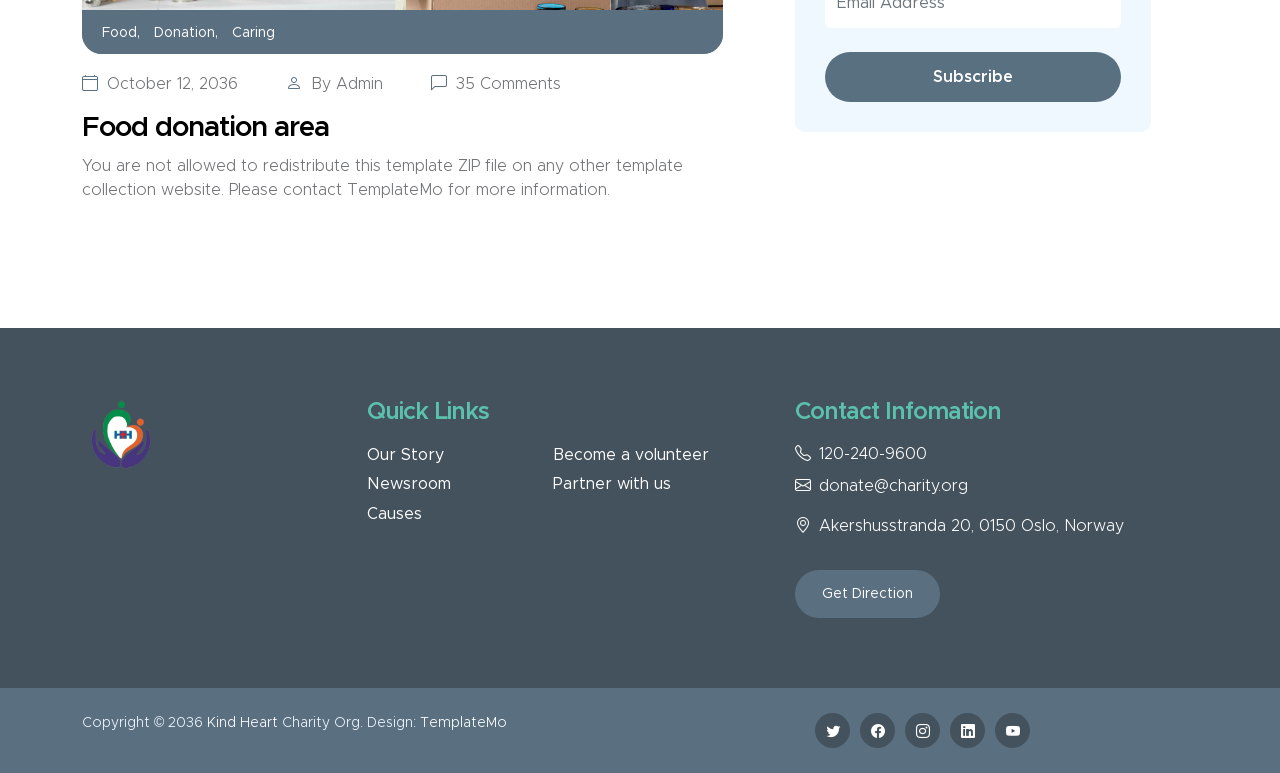
<file: news.html>
<!doctype html>
<html lang="en">
    <head>
        <meta charset="utf-8">
        <meta name="viewport" content="width=device-width, initial-scale=1">

        <meta name="description" content="">
        <meta name="author" content="">

        <title>Kind Heart Charity - News Listing</title>

        <!-- CSS FILES -->        
        <link href="css/bootstrap.min.css" rel="stylesheet">

        <link href="css/bootstrap-icons.css" rel="stylesheet">

        <link href="css/templatemo-kind-heart-charity.css" rel="stylesheet">
<!--

TemplateMo 581 Kind Heart Charity

https://templatemo.com/tm-581-kind-heart-charity

-->
    </head>
    
    <body>

        <header class="site-header">
            <div class="container">
                <div class="row">
                    
                    <div class="col-lg-8 col-12 d-flex flex-wrap">
                        <p class="d-flex me-4 mb-0">
                            <i class="bi-geo-alt me-2"></i>
                            Akershusstranda 20, 0150 Oslo, Norway
                        </p>

                        <p class="d-flex mb-0">
                            <i class="bi-envelope me-2"></i>

                            <a href="mailto:info@company.com">
                                info@company.com
                            </a>
                        </p>
                    </div>

                    <div class="col-lg-3 col-12 ms-auto d-lg-block d-none">
                        <ul class="social-icon">
                            <li class="social-icon-item">
                                <a href="#" class="social-icon-link bi-twitter"></a>
                            </li>

                            <li class="social-icon-item">
                                <a href="#" class="social-icon-link bi-facebook"></a>
                            </li>

                            <li class="social-icon-item">
                                <a href="#" class="social-icon-link bi-instagram"></a>
                            </li>

                            <li class="social-icon-item">
                                <a href="#" class="social-icon-link bi-youtube"></a>
                            </li>

                            <li class="social-icon-item">
                                <a href="#" class="social-icon-link bi-whatsapp"></a>
                            </li>
                        </ul>
                    </div>

                </div>
            </div>
        </header>

        <nav class="navbar navbar-expand-lg bg-light shadow-lg">
            <div class="container">
                <a class="navbar-brand" href="index.html">
                    <img src="images/logo.png" class="logo img-fluid" alt="">
                    <span>
                        Kind Heart Charity
                        <small>Non-profit Organization</small>
                    </span>
                </a>

                <button class="navbar-toggler" type="button" data-bs-toggle="collapse" data-bs-target="#navbarNav" aria-controls="navbarNav" aria-expanded="false" aria-label="Toggle navigation">
                    <span class="navbar-toggler-icon"></span>
                </button>

                <div class="collapse navbar-collapse" id="navbarNav">
                    <ul class="navbar-nav ms-auto">
                        <li class="nav-item">
                            <a class="nav-link smoothscroll" href="index.html#section_1">Home</a>
                        </li>

                        <li class="nav-item">
                            <a class="nav-link smoothscroll" href="index.html#section_2">About</a>
                        </li>

                        <li class="nav-item">
                            <a class="nav-link smoothscroll" href="index.html#section_3">Causes</a>
                        </li>

                        <li class="nav-item">
                            <a class="nav-link smoothscroll" href="index.html#section_4">Volunteer</a>
                        </li>

                        <li class="nav-item dropdown">
                            <a class="nav-link click-scroll dropdown-toggle" href="index.html#section_5" id="navbarLightDropdownMenuLink" role="button" data-bs-toggle="dropdown" aria-expanded="false">News</a>

                            <ul class="dropdown-menu dropdown-menu-light" aria-labelledby="navbarLightDropdownMenuLink">
                                <li><a class="dropdown-item active" href="news.html">News Listing</a></li>

                                <li><a class="dropdown-item" href="news-detail.html">News Detail</a></li>
                            </ul>
                        </li>

                        <li class="nav-item">
                            <a class="nav-link smoothscroll" href="index.html#section_6">Contact</a>
                        </li>

                        <li class="nav-item ms-3">
                            <a class="nav-link custom-btn custom-border-btn btn" href="donate.html">Donate</a>
                        </li>
                    </ul>
                </div>
            </div>
        </nav>

        <main>

            <section class="news-detail-header-section text-center">
                <div class="section-overlay"></div>

                <div class="container">
                    <div class="row">

                        <div class="col-lg-12 col-12">
                            <h1 class="text-white">News Listing</h1>
                        </div>

                    </div>
                </div>
            </section>

            <section class="news-section section-padding">
                <div class="container">
                    <div class="row">

                        <div class="col-lg-7 col-12">
                            <div class="news-block">
                                <div class="news-block-top">
                                    <a href="news-detail.html">
                                        <img src="images/news/medium-shot-volunteers-with-clothing-donations.jpg" class="news-image img-fluid" alt="">
                                    </a>

                                    <div class="news-category-block">
                                        <a href="#" class="category-block-link">
                                            Lifestyle,
                                        </a>

                                        <a href="#" class="category-block-link">
                                            Clothing Donation
                                        </a>
                                    </div>
                                </div>

                                <div class="news-block-info">
                                    <div class="d-flex mt-2">
                                        <div class="news-block-date">
                                            <p>
                                                <i class="bi-calendar4 custom-icon me-1"></i>
                                                October 18, 2036
                                            </p>
                                        </div>

                                        <div class="news-block-author mx-5">
                                            <p>
                                                <i class="bi-person custom-icon me-1"></i>
                                                By Admin
                                            </p>
                                        </div>

                                        <div class="news-block-comment">
                                            <p>
                                                <i class="bi-chat-left custom-icon me-1"></i>
                                                32 Comments
                                            </p>
                                        </div>
                                    </div>

                                    <div class="news-block-title mb-2">
                                        <h4><a href="news-detail.html" class="news-block-title-link">Clothing donation to urban area</a></h4>
                                    </div>

                                    <div class="news-block-body">
                                        <p>This is a Bootstrap 5.2.2 CSS template for charity organization websites. You can feel free to use it. Please tell your friends about TemplateMo website. Thank you.</p>
                                    </div>
                                </div>
                            </div>

                            <div class="news-block mt-3">
                                <div class="news-block-top">
                                    <a href="news-detail.html">
                                        <img src="images/news/medium-shot-people-collecting-foodstuff.jpg" class="news-image img-fluid" alt="">
                                    </a>

                                    <div class="news-category-block">
                                        <a href="#" class="category-block-link">
                                            Food,
                                        </a>

                                        <a href="#" class="category-block-link">
                                            Donation,
                                        </a>

                                        <a href="#" class="category-block-link">
                                            Caring
                                        </a>
                                    </div>
                                </div>

                                <div class="news-block-info">
                                    <div class="d-flex mt-2">
                                        <div class="news-block-date">
                                            <p>
                                                <i class="bi-calendar4 custom-icon me-1"></i>
                                                October 12, 2036
                                            </p>
                                        </div>

                                        <div class="news-block-author mx-5">
                                            <p>
                                                <i class="bi-person custom-icon me-1"></i>
                                                By Admin
                                            </p>
                                        </div>

                                        <div class="news-block-comment">
                                            <p>
                                                <i class="bi-chat-left custom-icon me-1"></i>
                                                35 Comments
                                            </p>
                                        </div>
                                    </div>

                                    <div class="news-block-title mb-2">
                                        <h4><a href="news-detail.html" class="news-block-title-link">Food donation area</a></h4>
                                    </div>

                                    <div class="news-block-body">
                                        <p>You are not allowed to redistribute this template ZIP file on any other template collection website. Please <a href="https://templatemo.com/contact" target="_blank">contact TemplateMo</a> for more information.</p>
                                    </div>
                                </div>
                            </div>
                        </div>

                        <div class="col-lg-4 col-12 mx-auto mt-4 mt-lg-0">
                            <form class="custom-form search-form" action="#" method="post" role="form">
                                <input class="form-control" type="search" placeholder="Search" aria-label="Search">

                                <button type="submit" class="form-control">
                                    <i class="bi-search"></i>
                                </button>
                            </form>

                            <h5 class="mt-5 mb-3">Recent news</h5>

                            <div class="news-block news-block-two-col d-flex mt-4">
                                <div class="news-block-two-col-image-wrap">
                                    <a href="news-detail.html">
                                        <img src="images/news/africa-humanitarian-aid-doctor.jpg" class="news-image img-fluid" alt="">
                                    </a>
                                </div>

                                <div class="news-block-two-col-info">
                                    <div class="news-block-title mb-2">
                                        <h6><a href="news-detail.html" class="news-block-title-link">Food donation area</a></h6>
                                    </div>

                                    <div class="news-block-date">
                                        <p>
                                            <i class="bi-calendar4 custom-icon me-1"></i>
                                            October 16, 2036
                                        </p>
                                    </div>
                                </div>
                            </div>

                            <div class="news-block news-block-two-col d-flex mt-4">
                                <div class="news-block-two-col-image-wrap">
                                    <a href="news-detail.html">
                                        <img src="images/news/close-up-happy-people-working-together.jpg" class="news-image img-fluid" alt="">
                                    </a>
                                </div>

                                <div class="news-block-two-col-info">
                                    <div class="news-block-title mb-2">
                                        <h6><a href="news-detail.html" class="news-block-title-link">Volunteering Clean</a></h6>
                                    </div>

                                    <div class="news-block-date">
                                        <p>
                                            <i class="bi-calendar4 custom-icon me-1"></i>
                                            October 24, 2036
                                        </p>
                                    </div>
                                </div>
                            </div>

                            <div class="category-block d-flex flex-column">
                                <h5 class="mb-3">Categories</h5>

                                <a href="#" class="category-block-link">
                                    Drinking water
                                    <span class="badge">20</span>
                                </a>

                                <a href="#" class="category-block-link">
                                    Food Donation
                                    <span class="badge">30</span>
                                </a>

                                <a href="#" class="category-block-link">
                                    Children Education
                                    <span class="badge">10</span>
                                </a>

                                <a href="#" class="category-block-link">
                                    Poverty Development
                                    <span class="badge">15</span>
                                </a>

                                <a href="#" class="category-block-link">
                                    Clothing Donation
                                    <span class="badge">20</span>
                                </a>
                            </div>

                            <div class="tags-block">
                                <h5 class="mb-3">Tags</h5>

                                <a href="#" class="tags-block-link">
                                    Donation
                                </a>

                                <a href="#" class="tags-block-link">
                                    Clothing
                                </a>

                                <a href="#" class="tags-block-link">
                                    Food
                                </a>

                                <a href="#" class="tags-block-link">
                                    Children
                                </a>

                                <a href="#" class="tags-block-link">
                                    Education
                                </a>

                                <a href="#" class="tags-block-link">
                                    Poverty
                                </a>

                                <a href="#" class="tags-block-link">
                                    Clean Water
                                </a>
                            </div>

                            <form class="custom-form subscribe-form" action="#" method="post" role="form">
                                <h5 class="mb-4">Newsletter Form</h5>

                                <input type="email" name="subscribe-email" id="subscribe-email" pattern="[^ @]*@[^ @]*" class="form-control" placeholder="Email Address" required>

                                <div class="col-lg-12 col-12">
                                    <button type="submit" class="form-control">Subscribe</button>
                                </div>
                            </form>
                        </div>

                    </div>
                </div>
            </section>
        </main>

        <footer class="site-footer">
            <div class="container">
                <div class="row">
                    <div class="col-lg-3 col-12 mb-4">
                        <img src="images/logo.png" class="logo img-fluid" alt="">
                    </div>

                    <div class="col-lg-4 col-md-6 col-12 mb-4">
                        <h5 class="site-footer-title mb-3">Quick Links</h5>

                        <ul class="footer-menu">
                            <li class="footer-menu-item"><a href="#" class="footer-menu-link">Our Story</a></li>

                            <li class="footer-menu-item"><a href="#" class="footer-menu-link">Newsroom</a></li>

                            <li class="footer-menu-item"><a href="#" class="footer-menu-link">Causes</a></li>

                            <li class="footer-menu-item"><a href="#" class="footer-menu-link">Become a volunteer</a></li>

                            <li class="footer-menu-item"><a href="#" class="footer-menu-link">Partner with us</a></li>
                        </ul>
                    </div>

                    <div class="col-lg-4 col-md-6 col-12 mx-auto">
                        <h5 class="site-footer-title mb-3">Contact Infomation</h5>

                        <p class="text-white d-flex mb-2">
                            <i class="bi-telephone me-2"></i>

                            <a href="tel: 120-240-9600" class="site-footer-link">
                                120-240-9600
                            </a>
                        </p>

                        <p class="text-white d-flex">
                            <i class="bi-envelope me-2"></i>

                            <a href="mailto:info@yourgmail.com" class="site-footer-link">
                                donate@charity.org
                            </a>
                        </p>

                        <p class="text-white d-flex mt-3">
                            <i class="bi-geo-alt me-2"></i>
                            Akershusstranda 20, 0150 Oslo, Norway
                        </p>

                        <a href="#" class="custom-btn btn mt-3">Get Direction</a>
                    </div>
                </div>
            </div>

            <div class="site-footer-bottom">
                <div class="container">
                    <div class="row">

                        <div class="col-lg-6 col-md-7 col-12">
                            <p class="copyright-text mb-0">Copyright © 2036 <a href="#">Kind Heart</a> Charity Org.
                        	Design: <a href="https://templatemo.com" target="_blank">TemplateMo</a></p>
                        </div>
                        
                        <div class="col-lg-6 col-md-5 col-12 d-flex justify-content-center align-items-center mx-auto">
                            <ul class="social-icon">
                                <li class="social-icon-item">
                                    <a href="#" class="social-icon-link bi-twitter"></a>
                                </li>

                                <li class="social-icon-item">
                                    <a href="#" class="social-icon-link bi-facebook"></a>
                                </li>

                                <li class="social-icon-item">
                                    <a href="#" class="social-icon-link bi-instagram"></a>
                                </li>

                                <li class="social-icon-item">
                                    <a href="#" class="social-icon-link bi-linkedin"></a>
                                </li>

                                <li class="social-icon-item">
                                    <a href="https://youtube.com/templatemo" class="social-icon-link bi-youtube"></a>
                                </li>
                            </ul>
                        </div>
                        
                    </div>
                </div>
            </div>
        </footer>

        <!-- JAVASCRIPT FILES -->
        <script src="js/jquery.min.js"></script>
        <script src="js/bootstrap.min.js"></script>
        <script src="js/jquery.sticky.js"></script>
        <script src="js/counter.js"></script>
        <script src="js/custom.js"></script>

    </body>
</html>
</file>
<file: css/templatemo-kind-heart-charity.css>
/*

TemplateMo 581 Kind Heart Charity

https://templatemo.com/tm-581-kind-heart-charity

*/



@font-face {
    font-family: 'Metropolis';
    src: url('../fonts/Metropolis/Metropolis-Regular.woff2') format('woff2'),
        url('../fonts/Metropolis/Metropolis-Regular.woff') format('woff');
    font-weight: normal;
    font-style: normal;
    font-display: swap;
}

@font-face {
    font-family: 'Metropolis';
    src: url('../fonts/Metropolis/Metropolis-Light.woff2') format('woff2'),
        url('../fonts/Metropolis/Metropolis-Light.woff') format('woff');
    font-weight: 300;
    font-style: normal;
    font-display: swap;
}

@font-face {
    font-family: 'Metropolis';
    src: url('../fonts/Metropolis/Metropolis-SemiBold.woff2') format('woff2'),
        url('../fonts/Metropolis/Metropolis-SemiBold.woff') format('woff');
    font-weight: 600;
    font-style: normal;
    font-display: swap;
}

@font-face {
    font-family: 'Metropolis';
    src: url('../fonts/Metropolis/Metropolis-Bold.woff2') format('woff2'),
        url('../fonts/Metropolis/Metropolis-Bold.woff') format('woff');
    font-weight: bold;
    font-style: normal;
    font-display: swap;
}

/*---------------------------------------
  CUSTOM PROPERTIES ( VARIABLES )             
-----------------------------------------*/
:root {
  --white-color:                  #ffffff;
  --primary-color:                #5bc1ac;
  --secondary-color:              #5a6f80;
  --section-bg-color:             #f0f8ff;
  --site-footer-bg-color:         #44525d;
  --custom-btn-bg-color:          #597081;
  --custom-btn-bg-hover-color:    #5bc1ac;
  --dark-color:                   #000000;
  --p-color:                      #717275;
  --border-color:                 #e9eaeb;

  --body-font-family:             'Metropolis', sans-serif;

  --h1-font-size:                 52px;
  --h2-font-size:                 46px;
  --h3-font-size:                 32px;
  --h4-font-size:                 28px;
  --h5-font-size:                 24px;
  --h6-font-size:                 22px;
  --p-font-size:                  16px;
  --btn-font-size:                18px;
  --copyright-font-size:          14px;

  --border-radius-large:          100px;
  --border-radius-medium:         20px;
  --border-radius-small:          10px;

  --font-weight-light:            300;
  --font-weight-normal:           400;
  --font-weight-semibold:         600;
  --font-weight-bold:             700;
}

body {
  background-color: var(--white-color);
  font-family: var(--body-font-family); 
}


/*---------------------------------------
  TYPOGRAPHY               
-----------------------------------------*/

h2,
h3,
h4,
h5,
h6 {
  color: var(--dark-color);
}

h1,
h2,
h3,
h4,
h5,
h6 {
  font-weight: var(--font-weight-semibold);
  letter-spacing: -1px;
}

h1 {
  font-size: var(--h1-font-size);
  font-weight: var(--font-weight-bold);
  letter-spacing: -2px;
}

h2 {
  color: var(--secondary-color);
  font-size: var(--h2-font-size);
  letter-spacing: -2px;
}

h3 {
  font-size: var(--h3-font-size);
}

h4 {
  font-size: var(--h4-font-size);
}

h5 {
  color: var(--primary-color);
  font-size: var(--h5-font-size);
}

h6 {
  font-size: var(--h6-font-size);
}

p {
  color: var(--p-color);
  font-size: var(--p-font-size);
  font-weight: var(--font-weight-light);
}

ul li {
  color: var(--p-color);
  font-size: var(--p-font-size);
  font-weight: var(--font-weight-normal);
}

a, 
button {
  touch-action: manipulation;
  transition: all 0.3s;
}

a {
  color: var(--p-color);
  text-decoration: none;
}

a:hover {
  color: var(--primary-color);
}

b,
strong {
  font-weight: var(--font-weight-bold);
}


/*---------------------------------------
  SECTION               
-----------------------------------------*/
.section-padding {
  padding-top: 100px;
  padding-bottom: 100px;
}

.section-bg {
  background-color: var(--section-bg-color);
}

.section-overlay {
  background: rgba(0, 0, 0, 0.35);
  position: absolute;
  top: 0;
  left: 0;
  pointer-events: none;
  width: 100%;
  height: 100%;
}

.section-overlay + .container {
  position: relative;
}


/*---------------------------------------
  CUSTOM BLOCK               
-----------------------------------------*/
.custom-block-wrap {
  background: var(--white-color);
  border-radius: var(--border-radius-medium);
  position: relative;
  overflow: hidden;
  transition: all 0.5s;
  
}

.custom-block-wrap:hover {
  box-shadow: 0 1rem 3rem rgba(0,0,0,.175);
}

.custom-block-body {
  padding: 30px;
}

.custom-block-image {
  display: block;
  width: 100%;
  height: 100%;
  object-fit: cover;
}

.custom-block .custom-btn {
  border-radius: 0;
  display: block;
}



/*---------------------------------------
  PROGRESS BAR               
-----------------------------------------*/
.progress {
  background: var(--border-color);
  height: 5px;
}

.progress-bar {
  background: var(--secondary-color);
}


/*---------------------------------------
  CUSTOM ICON COLOR               
-----------------------------------------*/
.custom-icon {
  color: var(--secondary-color);
}


/*---------------------------------------
  CUSTOM LIST               
-----------------------------------------*/
.custom-list {
  margin-bottom: 0;
  padding-left: 0;
}

.custom-list-item {
  list-style: none;
  margin-top: 10px;
  margin-bottom: 10px;
}


/*---------------------------------------
  CUSTOM TEXT BOX               
-----------------------------------------*/
.custom-text-box {
  background: var(--white-color);
  border-radius: var(--border-radius-medium);
  margin-bottom: 24px;
  padding: 40px;
}

.custom-text-box-image {
  border-radius: var(--border-radius-medium);
  width: 100%;
  height: 100%;
  object-fit: cover;
}

.custom-text-box-icon {
  background: var(--section-bg-color);
  border-radius: var(--border-radius-large);
  color: var(--secondary-color);
  font-size: var(--h6-font-size);
  text-align: center;
  display: inline-block;
  vertical-align: middle;
  width: 25px;
  height: 25px;
  line-height: 30px;
}


/*---------------------------------------
  AVATAR IMAGE - TESTIMONIAL, AUTHOR               
-----------------------------------------*/
.avatar-image {
  border-radius: var(--border-radius-large);
  width: 65px;
  height: 65px;
  object-fit: cover;
}


/*---------------------------------------
  CUSTOM BUTTON               
-----------------------------------------*/
.custom-btn {
  background: var(--secondary-color);
  border: 2px solid transparent;
  border-radius: var(--border-radius-large);
  color: var(--white-color);
  font-size: var(--btn-font-size);
  font-weight: var(--font-weight-normal);
  line-height: normal;
  padding: 15px 25px;
}

.navbar-expand-lg .navbar-nav .nav-link.custom-btn {
  color: var(--custom-btn-bg-color);
  margin-top: 8px;
  padding: 12px 25px;
}

.custom-btn:hover {
  background: var(--primary-color);
  color: var(--white-color);
}

.custom-border-btn {
  background: transparent;
  border: 2px solid var(--custom-btn-bg-color);
  color: var(--primary-color);
}

.navbar-expand-lg .navbar-nav .nav-link.custom-btn:hover,
.custom-border-btn:hover {
  background: var(--custom-btn-bg-hover-color);
  border-color: transparent;
  color: var(--white-color);
}


/*---------------------------------------
  NAVIGATION              
-----------------------------------------*/
.navbar {
  background: var(--white-color);
  z-index: 9;
  padding-top: 0;
  padding-bottom: 0;
}

.navbar-brand {
  color: var(--primary-color);
  font-size: var(--h6-font-size);
  font-weight: var(--font-weight-bold);
}

.navbar-brand span {
  display: inline-block;
  vertical-align: middle;
}

.navbar-brand small {
  color: var(--secondary-color);
  display: block;
  font-size: 10px;
  line-height: normal;
  text-transform: uppercase;
}

.logo {
  width: 80px;
  height: auto;
}

.navbar-expand-lg .navbar-nav .nav-link {
  margin-right: 0;
  margin-left: 0;
  padding: 20px;
}

.navbar-nav .nav-link {
  display: inline-block;
  color: var(--p-color);
  font-size: var(--p-font-size);
  font-weight: var(--font-weight-medium);
  position: relative;
  padding-top: 15px;
  padding-bottom: 15px;
}

.navbar-nav .nav-link.active, 
.navbar-nav .nav-link:hover {
  background: transparent;
  color: var(--primary-color);
}

.dropdown-menu {
  background: var(--white-color);
  box-shadow: 0 1rem 3rem rgba(0,0,0,.175);
  border: 0;
  max-width: 50px;
  padding: 0;
  margin-top: 20px;
}

.dropdown-item {
  display: inline-block;
  color: var(--p-bg-color);
  font-size: var(--menu-font-size);
  font-weight: var(--font-weight-medium);
  position: relative;
  padding-top: 10px;
  padding-bottom: 10px;
}

.dropdown-menu li:last-child .dropdown-item {
  padding-top: 0;
}

.dropdown-item.active, 
.dropdown-item:active,
.dropdown-item:focus, 
.dropdown-item:hover {
  background: transparent;
  color: var(--primary-color);
}

.dropdown-toggle::after {
  content: "\f282";
  display: inline-block;
  font-family: bootstrap-icons !important;
  font-size: var(--copyright-font-size);
  font-style: normal;
  font-weight: normal !important;
  font-variant: normal;
  text-transform: none;
  line-height: 1;
  vertical-align: -.125em;
  -webkit-font-smoothing: antialiased;
  -moz-osx-font-smoothing: grayscale;
  position: relative;
  left: 2px;
  border: 0;
}

@media screen and (min-width: 992px) {
  .dropdown:hover .dropdown-menu {
    display: block;
    margin-top: 0;
  }
}

.navbar-toggler {
  border: 0;
  padding: 0;
  cursor: pointer;
  margin: 0;
  width: 30px;
  height: 35px;
  outline: none;
}

.navbar-toggler:focus {
  outline: none;
  box-shadow: none;
}

.navbar-toggler[aria-expanded="true"] .navbar-toggler-icon {
  background: transparent;
}

.navbar-toggler[aria-expanded="true"] .navbar-toggler-icon:before,
.navbar-toggler[aria-expanded="true"] .navbar-toggler-icon:after {
  transition: top 300ms 50ms ease, -webkit-transform 300ms 350ms ease;
  transition: top 300ms 50ms ease, transform 300ms 350ms ease;
  transition: top 300ms 50ms ease, transform 300ms 350ms ease, -webkit-transform 300ms 350ms ease;
  top: 0;
}

.navbar-toggler[aria-expanded="true"] .navbar-toggler-icon:before {
  transform: rotate(45deg);
}

.navbar-toggler[aria-expanded="true"] .navbar-toggler-icon:after {
  transform: rotate(-45deg);
}

.navbar-toggler .navbar-toggler-icon {
  background: var(--dark-color);
  transition: background 10ms 300ms ease;
  display: block;
  width: 30px;
  height: 2px;
  position: relative;
}

.navbar-toggler .navbar-toggler-icon:before,
.navbar-toggler .navbar-toggler-icon:after {
  transition: top 300ms 350ms ease, -webkit-transform 300ms 50ms ease;
  transition: top 300ms 350ms ease, transform 300ms 50ms ease;
  transition: top 300ms 350ms ease, transform 300ms 50ms ease, -webkit-transform 300ms 50ms ease;
  position: absolute;
  right: 0;
  left: 0;
  background: var(--dark-color);
  width: 30px;
  height: 2px;
  content: '';
}

.navbar-toggler .navbar-toggler-icon::before {
  top: -8px;
}

.navbar-toggler .navbar-toggler-icon::after {
  top: 8px;
}


/*---------------------------------------
  SITE HEADER              
-----------------------------------------*/
.site-header {
  background: var(--primary-color);
  padding-top: 15px;
  padding-bottom: 10px;
}

.site-header p,
.site-header p a,
.site-header .social-icon-link {
  color: var(--white-color);
  font-size: var(--copyright-font-size);
}

.site-header .social-icon {
  text-align: right;
}

.site-header .social-icon-link {
  background: transparent;
  width: inherit;
  height: inherit;
  line-height: inherit;
  margin-right: 15px;
}


/*---------------------------------------
  HERO & HERO SLIDE         
-----------------------------------------*/
.hero-section-full-height {
  height: 680px;
  min-height: 680px;
  position: relative;
}

.carousel:hover .carousel-control-next-icon, 
.carousel:hover .carousel-control-prev-icon {
  opacity: 1;
}

#hero-slide .carousel-item {
  height: 680px;
  min-height: 680px;
}

#hero-slide .carousel-caption {
  /* background: var(--white-color); */

  color: var(--white-color);
  top: 1px;
  bottom: -1px;
  right: 0;
  left: auto;
  text-align: center;
  min-width: 680px;
  min-height: 680px;
  padding: 100px auto;

}
#hero-slide .carousel-caption .givebg{
    background-color: var(--custom-btn-bg-hover-color);
    padding: 10px 2px;
    border-radius: 10px;
}
#hero-slide .carousel-caption p{
  /* background: var(--white-color); */
  color: white;
  text-align: center;
}



.carousel-image {
  display: block;
  width: 100%;
  min-height: 680px;
}

#hero-slide .carousel-indicators-wrap {
  position: absolute;
  bottom: 0;
  right: 0;
  left: 0;
}

#hero-slide .carousel-indicators {
  margin-right: 0;
  margin-left: 22px;
  justify-content: inherit;
}

.carousel-control-next, 
.carousel-control-prev {
  opacity: 1;
}

.carousel-control-next-icon, 
.carousel-control-prev-icon {
  background-color: var(--secondary-color);
  border-radius: var(--border-radius-large);
  background-size: 60% 60%;
  width: 80px;
  height: 80px;
  opacity: 0;
  transition: all 0.5s;
}

.carousel-control-next-icon:hover, 
.carousel-control-prev-icon:hover {
  background-color: var(--primary-color);
}


/*---------------------------------------
  FEATURE BLOCK              
-----------------------------------------*/
.featured-block {
  text-align: center;
  transition: all 0.5s ease;
  min-height: 256px;
  padding: 15px;
}

.featured-block:hover {
  background: var(--white-color);
  border-radius: var(--border-radius-medium);
  box-shadow: 0 1rem 3rem rgba(0,0,0,.175);
}

.featured-block:hover .featured-block-image {
  transform: scale(0.75);
}

.featured-block-image {
  display: block;
  margin: auto;
  transition: all 0.5s;
}

.featured-block:hover .featured-block-text {
  margin-top: 0;
}

.featured-block-text {
  color: var(--primary-color);
  font-size: var(--h5-font-size);
  margin-top: 20px;
  transition: all 0.5s;
}


/*---------------------------------------
  ABOUT              
-----------------------------------------*/
.about-section {
  background-repeat: no-repeat;
  background-position: center;
  background-size: cover;
}

.about-image {
  border-radius: var(--border-radius-medium);
  display: block;
  width: 350px;
  height: 400px;
  object-fit: cover;
}

.custom-text-block {
  padding: 60px 0px;
}


/*---------------------------------------
  COUNTER NUMBERS              
-----------------------------------------*/
.counter-thumb {
  margin: 20px;
  margin-bottom: 0;
}

.counter-number,
.counter-text {
  color: var(--secondary-color);
  display: block;
}

.counter-number,
.counter-number-text {
  color: var(--primary-color);
  font-size: var(--h1-font-size);
  font-weight: var(--font-weight-bold);
  line-height: normal;
}


/*---------------------------------------
  VOLUNTEER              
-----------------------------------------*/
.volunteer-section {
  background: var(--secondary-color);
  position: relative;
  overflow: hidden;
}

.volunteer-section::after {
  content: "";
  background: var(--primary-color);
  border-radius: 50%;
  position: absolute;
  bottom: -110px;
  right: -80px;
  width: 350px;
  height: 350px;
}

.volunteer-form {
  background: var(--white-color);
  border-radius: var(--border-radius-medium);
  padding: 50px;
}

.volunteer-image {
  border-radius: 100%;
  display: block;
  margin: auto;
  width: 300px;
  height: 300px;
  object-fit: cover;
}

.volunteer-section .custom-block-body {
  max-width: 440px;
  margin: 0 auto;
}

.volunteer-section .custom-block-body p {
  line-height: 1.7;
}


/*---------------------------------------
  DONATE              
-----------------------------------------*/
.donate-section {
  background-image: url('../images/different-people-doing-volunteer-work.jpg');
  background-repeat: no-repeat;
  background-position: center;
  background-size: cover;
  position: relative;
  padding-top: 150px;
  padding-bottom: 150px;
}

.donate-form {
  background: var(--white-color);
  border-radius: var(--border-radius-medium);
  position: relative;
  overflow: hidden;
  padding: 50px;
}




/*---------------------------------------
  NEWS         
-----------------------------------------*/
.news-detail-header-section {
  background-image: url('../images/news/close-up-volunteer-oganizing-stuff-donation.jpg');
  background-repeat: no-repeat;
  background-position: center;
  background-size: cover;
  position: relative;
  padding-top: 150px;
  padding-bottom: 150px;
}

.news-block-top {
  border-radius: var(--border-radius-medium);
  position: relative;
  overflow: hidden;
}

.news-block-two-col-image-wrap {
  border-radius: var(--border-radius-small);
  position: relative;
  overflow: hidden;
  width: 150px;
  margin-right: 20px;
}

.news-category-block {
  background: var(--secondary-color);
  position: absolute;
  bottom: 0;
  right: 0;
  left: 0;
  padding: 10px 20px;
}

.news-category-block .category-block-link {
  color: var(--white-color);
  margin-right: 10px;
}

.news-block-info {
  padding-top: 10px;
  padding-bottom: 10px;
}

.news-block-title-link {
  color: var(--dark-color);
}

.news-detail-image {
  display: block;
  border-radius: var(--border-radius-medium);
}

blockquote {
  background: var(--section-bg-color);
  border-radius: var(--border-radius-small);
  font-size: var(--h5-font-size);
  font-weight: var(--font-weight-semibold);
  color: var(--site-footer-bg-color);
  margin-top: 30px;
  margin-bottom: 30px;
  padding: 90px 50px 50px 50px;
  text-align: center;
}

blockquote::before {
  content: "“";
  color: var(--custom-btn-bg-color);
  font-size: 100px;
  line-height: 1rem;
  display: block;
}

.author-comment-link {
  font-size: var(--copyright-font-size);
  font-weight: var(--font-weight-semibold);
}

.search-form {
  margin-top: 20px;
}

.category-block,
.subscribe-form {
  margin-top: 40px;
  margin-bottom: 40px;
}

.category-block-link {
  font-size: var(--copyright-font-size);
  margin-top: 5px;
  margin-bottom: 5px;
}

.category-block-link:hover {
  color: var(--primary-color);
}

.badge {
  background: var(--secondary-color);
  border-radius: var(--border-radius-medium);
  font-weight: var(--font-weight-normal);
  line-height: normal;
  padding-bottom: 2px;
}

.tags-block-link {
  border: 1px solid var(--border-color);
  border-radius: var(--border-radius-medium);
  display: inline-block;
  font-size: var(--copyright-font-size);
  line-height: normal;
  margin-right: 10px;
  margin-top: 5px;
  margin-bottom: 5px;
  padding: 8px 15px;
}

.tags-block-link:hover {
  border-color: var(--dark-color);
  color: var(--dark-color);
}

.cta-section {
  position: relative;
  overflow: hidden;
}

.cta-section::before {
  content: "";
  background-color: var(--primary-color);
  border-radius: 50%;
  position: absolute;
  top: -100px;
  left: -30px;
  margin: auto;
  width: 200px;
  height: 200px;
}

.cta-section::after {
  content: "";
  border: 20px solid var(--custom-btn-bg-color);
  border-radius: 50%;
  position: absolute;
  bottom: -100px;
  right: 0;
  left: 0;
  margin: auto;
  width: 150px;
  height: 150px;
}


/*---------------------------------------
  TESTIMONIAL CAROUSEL              
-----------------------------------------*/
.testimonial-section {
  position: relative;
  overflow: hidden;
  text-align: center;
}

.testimonial-section::before {
  content: "";
  background-color: var(--primary-color);
  border-radius: 50%;
  position: absolute;
  top: -100px;
  left: -30px;
  margin: auto;
  width: 250px;
  height: 250px;
}

.testimonial-section::after {
  content: "";
  background: var(--custom-btn-bg-color);
  border-radius: 50%;
  position: absolute;
  bottom: -110px;
  right: -80px;
  width: 350px;
  height: 350px;
}

#testimonial-carousel .carousel-caption {
  position: relative;
  right: 0;
  bottom: 0;
  left: 0;
}

#testimonial-carousel .carousel-title {
  background: var(--section-bg-color);
  line-height: normal;
  margin-bottom: 30px;
}

#testimonial-carousel .carousel-title::before {
  content: open-quote;
  color: var(--p-color);
  font-size: var(--h1-font-size);
  position: relative;
  top: 10px;
  right: 10px;
}

#testimonial-carousel .carousel-title::after {
  content: close-quote;
  color: var(--p-color);
  font-size: var(--h1-font-size);
  position: relative;
  top: 10px;
  left: 10px;
}

#testimonial-carousel .carousel-title {
  quotes: "“" "”" "‘" "’";
}

#testimonial-carousel .carousel-name {
  background: var(--primary-color);
  border-radius: var(--border-radius-medium);
  position: relative;
  overflow: hidden;
  padding: 10px 20px;
}

#testimonial-carousel .carousel-name::before {
  content: "";
  position: absolute;
  top: -10px;
  right: 0;
  left: 0;
  width: 0;
  height: 0;
  margin: auto;
  border-left: 10px solid transparent;
  border-right: 10px solid transparent;
  border-bottom: 10px solid var(--primary-color);
}

.carousel-name-title {
  font-weight: var(--font-weight-semibold);
}

#testimonial-carousel .carousel-indicators {
  position: relative;
  top: 150px;
  bottom: auto;
  margin-top: 50px;
  margin-bottom: 150px;
}

#testimonial-carousel .carousel-indicators li {
  text-indent: inherit;
  background: transparent;
  margin: 0 10px; 
}

#testimonial-carousel .carousel-indicators li,
#testimonial-carousel .carousel-indicators li::before {
  width: 45px;
  height: 45px; 
}

#testimonial-carousel .carousel-indicators .avatar-image {
  width: 45px;
  height: 45px; 
}

#testimonial-carousel .carousel-indicators .active,
#testimonial-carousel .carousel-indicators .active .avatar-image {
  background: transparent;
  width: 50px; 
  height: 50px;
}


/*---------------------------------------
  CONTACT               
-----------------------------------------*/
.contact-section {
  background: var(--white-color);
}

.contact-form {
  background: var(--section-bg-color);
  border-radius: var(--border-radius-small);
  padding: 40px;
}

.contact-info-wrap {
  padding-top: 40px;
}

.contact-image-wrap {
  border-bottom: 1px solid rgba(0, 0, 0, 0.05);
  margin-top: 20px;
  margin-bottom: 30px;
  padding-bottom: 30px;
  width: 100%;
}


/*---------------------------------------
  CUSTOM FORM               
-----------------------------------------*/
.custom-form .form-control,
.input-group-file {
  background-color: var(--section-bg-color);
  box-shadow: none;
  border: 0;
  color: var(--p-color);
  margin-bottom: 24px;
  padding-top: 13px;
  padding-bottom: 13px;
  outline: none;
}

.custom-form .form-control:hover,
.custom-form .form-control:focus {
  border-color: var(--secondary-color);
}

.custom-form label {
  margin-bottom: 10px;
}

.custom-form .form-check-group {
  margin-bottom: 20px;
}

.donate-form .form-check-group-donation-frequency {
  padding-right: 0;
}

.form-check-group-donation-frequency + .form-check-group-donation-frequency {
  padding-right: 12px;
  padding-left: 0;
}

.form-check-group-donation-frequency .form-check-label {
  font-weight: var(--font-weight-semibold);
}

#DonationFrequencyOne {
  border-top-right-radius: 0;
  border-bottom-right-radius: 0;
}

#DonationFrequencyMonthly {
  border-top-left-radius: 0;
  border-bottom-left-radius: 0;
}

.custom-form .form-check-radio {
  position: relative;
  height: 100%;
  padding-left: 0;
}

.custom-form .input-group-text {
  background: var(--secondary-color);
  border: 0;
  color: var(--white-color);
}

.custom-form .form-check-radio .form-check-label {
  position: absolute;
  top: 50%;
  left: 50%;
  transform: translate(-50%, -50%);
  text-align: center;
}

.form-check-radio .form-check-input[type=radio] {
  background-color: var(--section-bg-color);
  border-radius: .25rem;
  border: 0;
  box-shadow: none;
  outline: none;
  width: 100%;
  margin-top: 0;
  margin-left: 0;
  padding: 25px 50px;
  transition: all 0.5s;
}

.form-check-radio .form-check-input:checked[type=radio] {
  background-image: none;
}

.form-check-radio .form-check-input:checked[type=radio] + .form-check-label,
.form-check-radio .form-check-input:hover + .form-check-label,
.form-check-radio .form-check-input:checked + .form-check-label {
  color: var(--white-color);
}

.form-check-radio .form-check-input:hover,
.form-check-radio .form-check-input:checked {
  background-color: var(--secondary-color);
  border-color: var(--white-color);
}

.input-group-file {
  border-radius: .25rem;
  padding: 13px .75rem;
}

.input-group-file input[type=file] {
  width: 0.1px;
  height: 0.1px;
  opacity: 0;
  overflow: hidden;
  position: absolute;
  z-index: -1;
  padding: 0;
}

.input-group-file .input-group-text {
  background: transparent;
  color: inherit;
  margin-bottom: 0;
  padding: 0;
}

.custom-form button[type="submit"] {
  background: var(--custom-btn-bg-color);
  border: none;
  border-radius: var(--border-radius-large);
  color: var(--white-color);
  font-size: var(--p-font-size);
  font-weight: var(--font-weight-semibold);
  transition: all 0.3s;
  margin-bottom: 0;
}

.custom-form button[type="submit"]:hover,
.custom-form button[type="submit"]:focus {
  background: var(--custom-btn-bg-hover-color);
  border-color: transparent;
}


/*---------------------------------------
  CONTACT SEARCH & DONATE & SUBCRIBE FORM              
-----------------------------------------*/
.contact-form .form-control {
  background: var(--white-color);
}

.search-form {
  position: relative;
}

.search-form .form-control {
  padding-right: 50px;
}

.search-form button[type="submit"] {
  background: transparent;
  position: absolute;
  top: 0;
  right: 0;
  color: var(--p-color);
  width: 50px;
  padding: 12px;
}

.search-form button[type="submit"]:hover {
  background: transparent;
  color: var(--dark-color);
}

.subscribe-form {
  background: var(--section-bg-color);
  border-radius: var(--border-radius-small);
  padding: 30px;
}

.subscribe-form .form-control {
  background: var(--white-color);
}

.donate-form .form-control {
  margin-bottom: 0;
}


/*---------------------------------------
  SITE FOOTER              
-----------------------------------------*/
.site-footer {
  background-color: var(--site-footer-bg-color);
  padding-top: 70px;
}

.site-footer-bottom {
  background-color: var(--secondary-color);
  position: relative;
  z-index: 2;
  margin-top: 70px;
  padding-top: 25px;
  padding-bottom: 25px;
}

.site-footer-bottom a {
	color: var(--white-color);
}

.site-footer-bottom a:hover {
	color: #FF6;
}

.site-footer-link {
  color: var(--white-color);
}

.copyright-text {
  color: var(--section-bg-color);
  font-size: var(--copyright-font-size);
  margin-right: 30px;
}

.site-footer .custom-btn {
  font-size: var(--copyright-font-size);
}

.site-footer .custom-btn:hover {
  background: var(--primary-color);
}


/*---------------------------------------
  FOOTER MENU               
-----------------------------------------*/
.footer-menu {
  column-count: 2;
  margin: 0;
  padding: 0;
}

.footer-menu-item {
  list-style: none;
  display: block;
}

.footer-menu-link {
  font-size: var(--p-font-size);
  color: var(--white-color);
  display: inline-block;
  vertical-align: middle;
  margin-right: 10px;
  margin-bottom: 5px;
}


/*---------------------------------------
  SOCIAL ICON               
-----------------------------------------*/
.social-icon {
  margin: 0;
  padding: 0;
}

.social-icon-item {
  list-style: none;
  display: inline-block;
  vertical-align: top;
}

.social-icon-link {
  background: var(--site-footer-bg-color);
  border-radius: var(--border-radius-large);
  color: var(--white-color);
  font-size: var(--copyright-font-size);
  display: block;
  margin-right: 5px;
  text-align: center;
  width: 35px;
  height: 35px;
  line-height: 38px;
}

.social-icon-link:hover {
  background: var(--primary-color);
  color: var(--white-color);
}

.raghav{
  border-radius: var(--border-radius-medium);
  height: 400px;
  width: 400px;
}
/*---------------------------------------
  RESPONSIVE STYLES               
-----------------------------------------*/
@media screen and (min-width: 1600px) {
  .featured-block {
    min-height: inherit;
  }

  .volunteer-section::after {
    width: 450px;
    height: 450px;
  }
  
  .volunteer-image {
    width: 350px;
    height: 350px;
  }
}

@media screen and (max-width: 1170px) {
  #hero-slide .carousel-image {
    height: 100%;
    object-fit: cover;
  }
}

@media screen and (max-width: 991px) {
  h1 {
    font-size: 42px;
  }

  h2 {
    font-size: 36px;
  }

  h3 {
    font-size: 32px;
  }

  h4 {
    font-size: 28px;
  }

  h5 {
    font-size: 20px;
  }

  h6 {
    font-size: 18px;
  }

  .section-padding {
    padding-top: 50px;
    padding-bottom: 50px;
  }
  .col-12{
    padding-left: 15px;
    padding-right: 15px;
    width: 100%;
  }
  .hero-form {
    padding-bottom: 40px;
  }

  .donate-form {
    padding: 35px;
  }

  .navbar {
    padding-top: 6px;
    padding-bottom: 6px;
  }

  .navbar-expand-lg .navbar-nav {
    padding-bottom: 30px;
  }

  .navbar-expand-lg .navbar-nav .nav-link {
    padding: 8px 20px;
  }
  
  .dropdown:hover .dropdown-menu {
    display: block;
    position: relative;
    margin-top: 5px;
    margin-bottom: 20px;
    left: 20px;
  }

  .site-header .social-icon {
    text-align: left;
    margin-top: 5px;
  }

  .hero-section-full-height {
    height: inherit;
  }

  .carousel:hover .carousel-control-next-icon, 
  .carousel:hover .carousel-control-prev-icon {
    opacity: 1;
  }

  #hero-slide .carousel-item {
    height: inherit;
  }

  .carousel-control-prev {
    left: 12px;
  }

  .carousel-control-next {
    right: 12px;
  }

  .carousel-control-next-icon, 
  .carousel-control-prev-icon {
    opacity: 1;
    width: 60px;
    height: 60px;
  }

  .news-detail-header-section {
    padding-top: 100px;
    padding-bottom: 100px;
  }

  .cta-section::before {
    width: 150px;
    height: 150px;
  }

  .cta-section::after {
    bottom: -60px;
    width: 100px;
    height: 100px;
  }

  .cta-section .row {
    padding-top: 50px;
    padding-bottom: 50px;
  }

  .volunteer-section::after {
    width: 300px;
    height: 300px;
  }

  .testimonial-section::before {
    width: 150px;
    height: 150px;
  }

  .testimonial-section::after {
    width: 200px;
    height: 200px;
  }

  #testimonial-carousel .carousel-caption {
    padding-top: 0;
  }

  blockquote {
    padding: 70px 30px 30px 30px;
  }

  .about-image {
    width: inherit;
    height: 450px;
  }

  .volunteer-image {
    width: 250px;
    height: 250px;
    margin: 0;
  }

  .custom-text-block {
    padding: 20px 0 0 0;
  }

  .custom-text-box,
  .volunteer-form {
    padding: 30px;
  }

  .counter-number, 
  .counter-number-text {
    font-size: var(--h2-font-size);
  }

  .contact-info-wrap {
    padding-top: 0;
  }

  .site-footer {
    padding-top: 50px;
  }

  .copyright-text-wrap {
    justify-content: center;
  }

  .site-footer-bottom {
    text-align: center;
    margin-top: 50px;
  }

  .site-footer-bottom .footer-menu {
    margin-top: 10px;
    margin-bottom: 10px;
  }
}

@media screen and (max-width: 580px) {
  .hero-section-full-height,
  #hero-slide .carousel-item,
  .carousel-image {
    min-height: 520px;
  }

  #hero-slide .carousel-caption {
    clip-path: polygon(100% 100%, 100% 100px, 0 100%);
    padding-right: 50px;
    min-width: inherit;
    min-height: inherit;
  }
}

@media screen and (max-width: 480px) {
  h1 {
    font-size: 40px;
  }

  h2 {
    font-size: 28px;
  }

  h3 {
    font-size: 26px;
  }

  h4 {
    font-size: 22px;
  }

  h5 {
    font-size: 20px;
  }

  #hero-slide .carousel-caption {
    min-width: inherit;
    padding-bottom: 30px;
  }

  .carousel-control-next-icon, 
  .carousel-control-prev-icon {
    width: 45px;
    height: 45px;
  }

  .volunteer-image {
    width: 150px;
    height: 150px;
  }

  .volunteer-section::after {
    width: 200px;
    height: 200px;
  }

  .testimonial-section::before {
    top: -50px;
    width: 100px;
    height: 100px;
  }

  .testimonial-section::after {
    bottom: -150px;
    width: 200px;
    height: 200px;
  }

  .social-share .tags-block {
    margin-bottom: 10px;
  }

  .donate-form {
    padding: 25px;
  }
}
</file>
